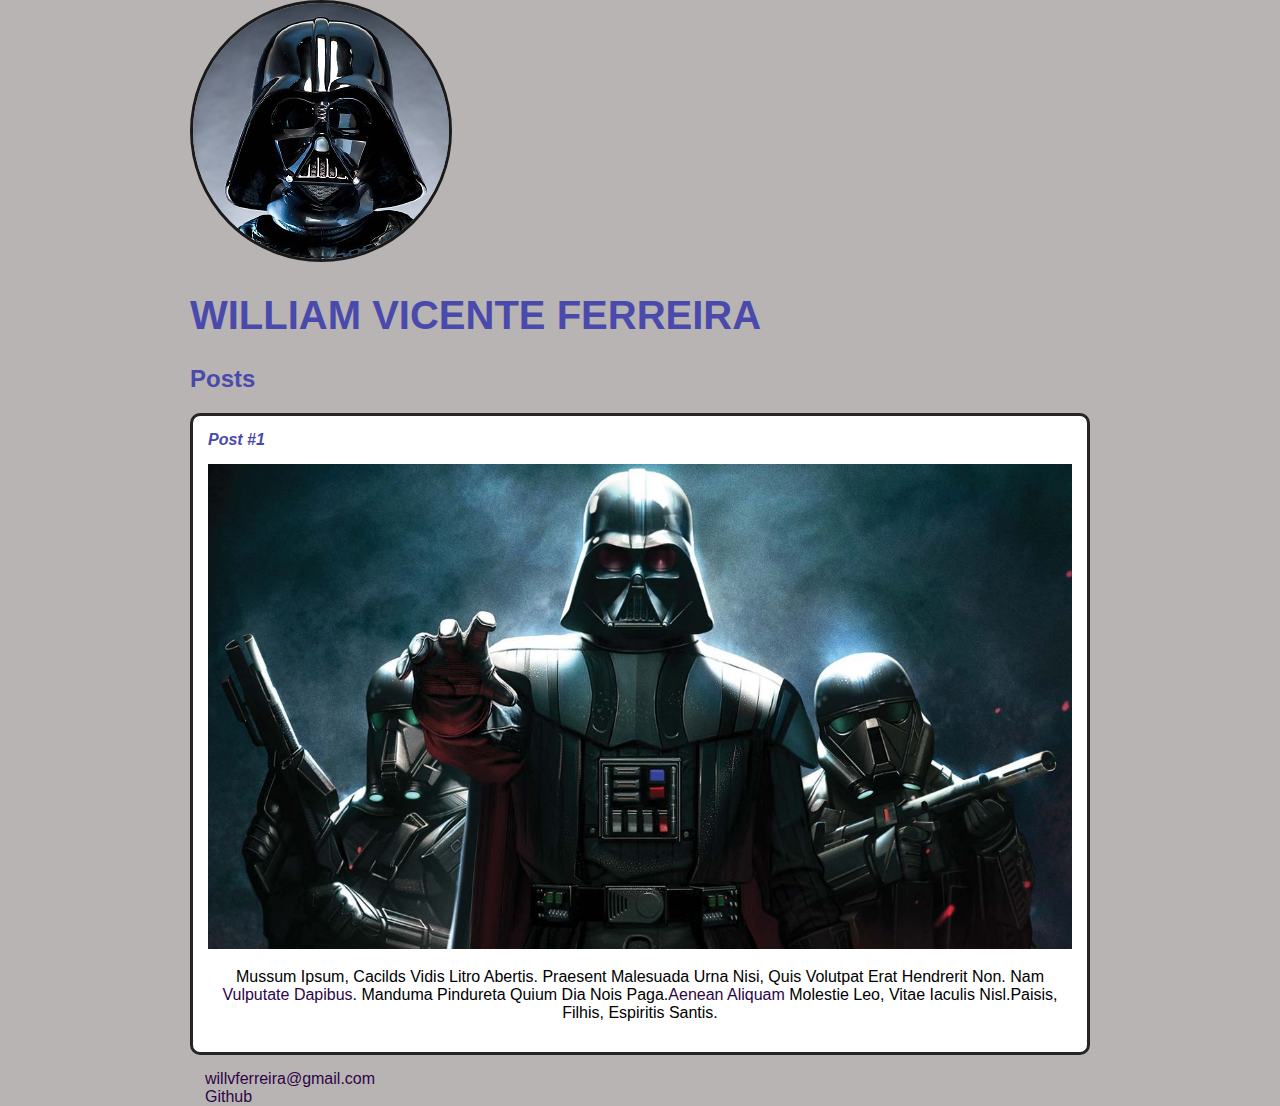
<file: Introducao-a-criacao-de-websites-html5-css/index.html>
<!DOCTYPE html>
<html>
    <head>
        <meta charset="utf-8">
        <title>William Vicente Ferreira</title>
        <link rel="stylesheet" href="style.css">
    </head>
    <body>
        <header>
            <img src="D2RKj.jpg" alt="Imagem perfil Darth Vader" class="photo">
            <h1 id="title">William Vicente Ferreira</h1>
        </header>
        <section>
            <header>
                <h2 class="subtitle">Posts</h2>
            </header>
            <article class="post">
                <header>
                    <h3 class="post_title">Post #1</h3>
                    <img src="i382864.jpeg" alt="Imagem de Darth Vader usando a força, com dois Dark Troopers como seguranças" class="post_image">
                </header>
                <p class="post_content">
                    Mussum Ipsum, cacilds vidis litro abertis.
                    Praesent malesuada urna nisi, quis volutpat erat 
                    hendrerit non. Nam <a href="https://github.com/WVeisenberg" target="_blank">vulputate dapibus</a>.
                    Manduma pindureta 
                    quium dia nois paga.<a href="mailto:willvferreira@gmail.com">Aenean aliquam</a> molestie leo, vitae 
                    iaculis nisl.Paisis, filhis, espiritis santis.
                </p>
            </article>
        </section>
        <footer>
            <ul class="contact_list">
                <li>
                    <a href="mailto:willvferreira@gmail.com">willvferreira@gmail.com</a>
                </li>
                <li>
                    <a href="https://github.com/WVeisenberg">Github</a>
                </li>
            </ul>
        </footer>
    </body>
</html>
</file>
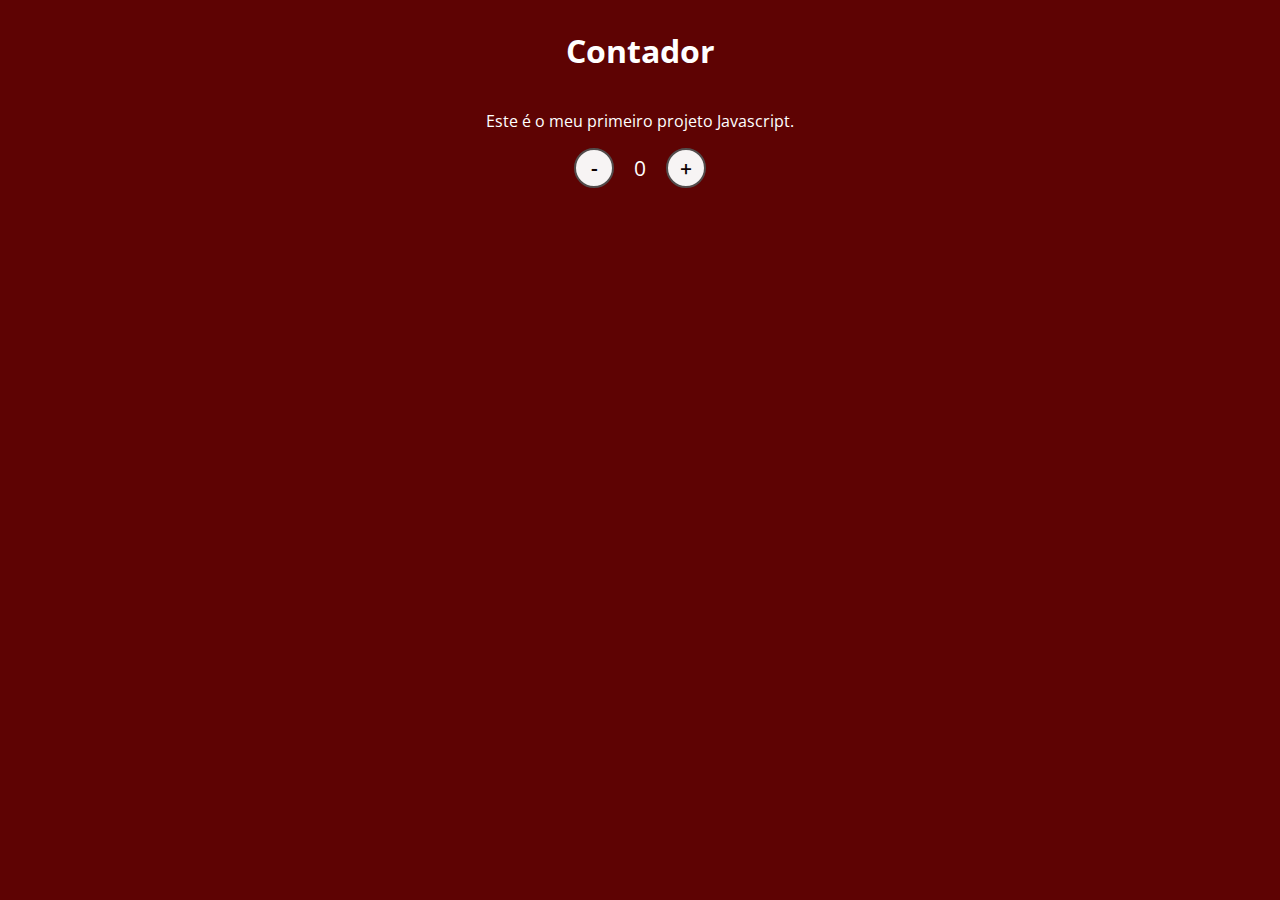
<file: Introducao-ao-JavaScript/index.html>
<!DOCTYPE html>
<html lang="en">
<head>
    <meta charset="UTF-8">
    <meta name="viewport" content="width=device-width, initial-scale=1.0">
    <link rel="stylesheet" href="assets/css/style.css" />
    <title>Contador</title>
</head>
<body>
    <h1>Contador</h1>
    <p>Este é o meu primeiro projeto Javascript.</p>
    <div id="counter">
        <button name="subtrair" onclick="decrement()">-</button>
        <span id="currentNumber">0</span>
        <button name="adicionar" onclick="increment()">+</button>
    </div>
    <script src="assets/js/scripts.js"></script>
</body>
</html>
</file>
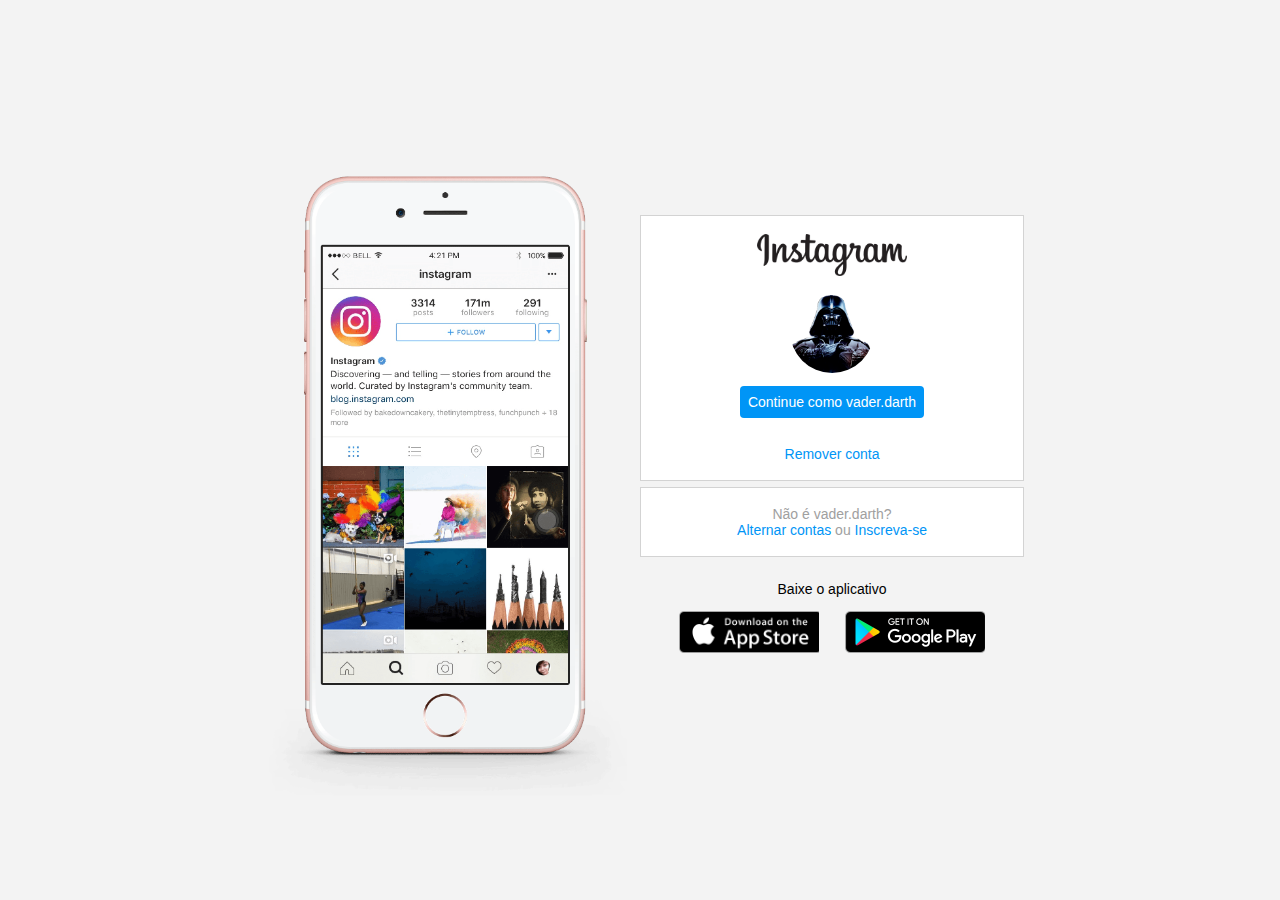
<file: Desafio-recriando-a-pagina-do-instagram/instagram-dio-master/index.html>
<!DOCTYPE html>
<html lang="en">
<head> 
    <meta charset="UTF-8">
    <meta name="viewport" content="width=device-width, initial-scale=1.0">
    <link rel="stylesheet" href="style.css">
    <title>Instagram</title>
</head>
<body>
    <div class="instagram-wrapper">
        <div class="instagram-phone">
            <img src="./img/instagram-celular.png" alt="celular">
        </div>
        <div class="instagram-continue">
            <div class="group">
                <img src="./img/instagram-logo.png" class="instagram-logo" alt="instagram logo">
                <div class="profile-photo">
                    <img src="./img/perfil-instagram.jpg" alt="foto de perfil">
                </div>
                <a href="#" class="instagram-login">Continue como vader.darth</a>
                <a href="#" class="instagram-logout">Remover conta</a>
            </div>
            <div class="group">
                <p class="not-account">Não é vader.darth?</p>
                <p class="not-account">
                    <span class="link-blue">Alternar contas</span>
                    ou
                    <span class="link-blue">Inscreva-se</span>
                </p>
            </div>
            <div class="get-the-app">
                <p class="get-app">Baixe o aplicativo</p>
                <div class="download">
                    <a href="#" class="app-download"></a>
                    <a href="#" class="app-download"></a>
                </div>
            </div>
        </div>
    </div>
</body>
</html>
</file>
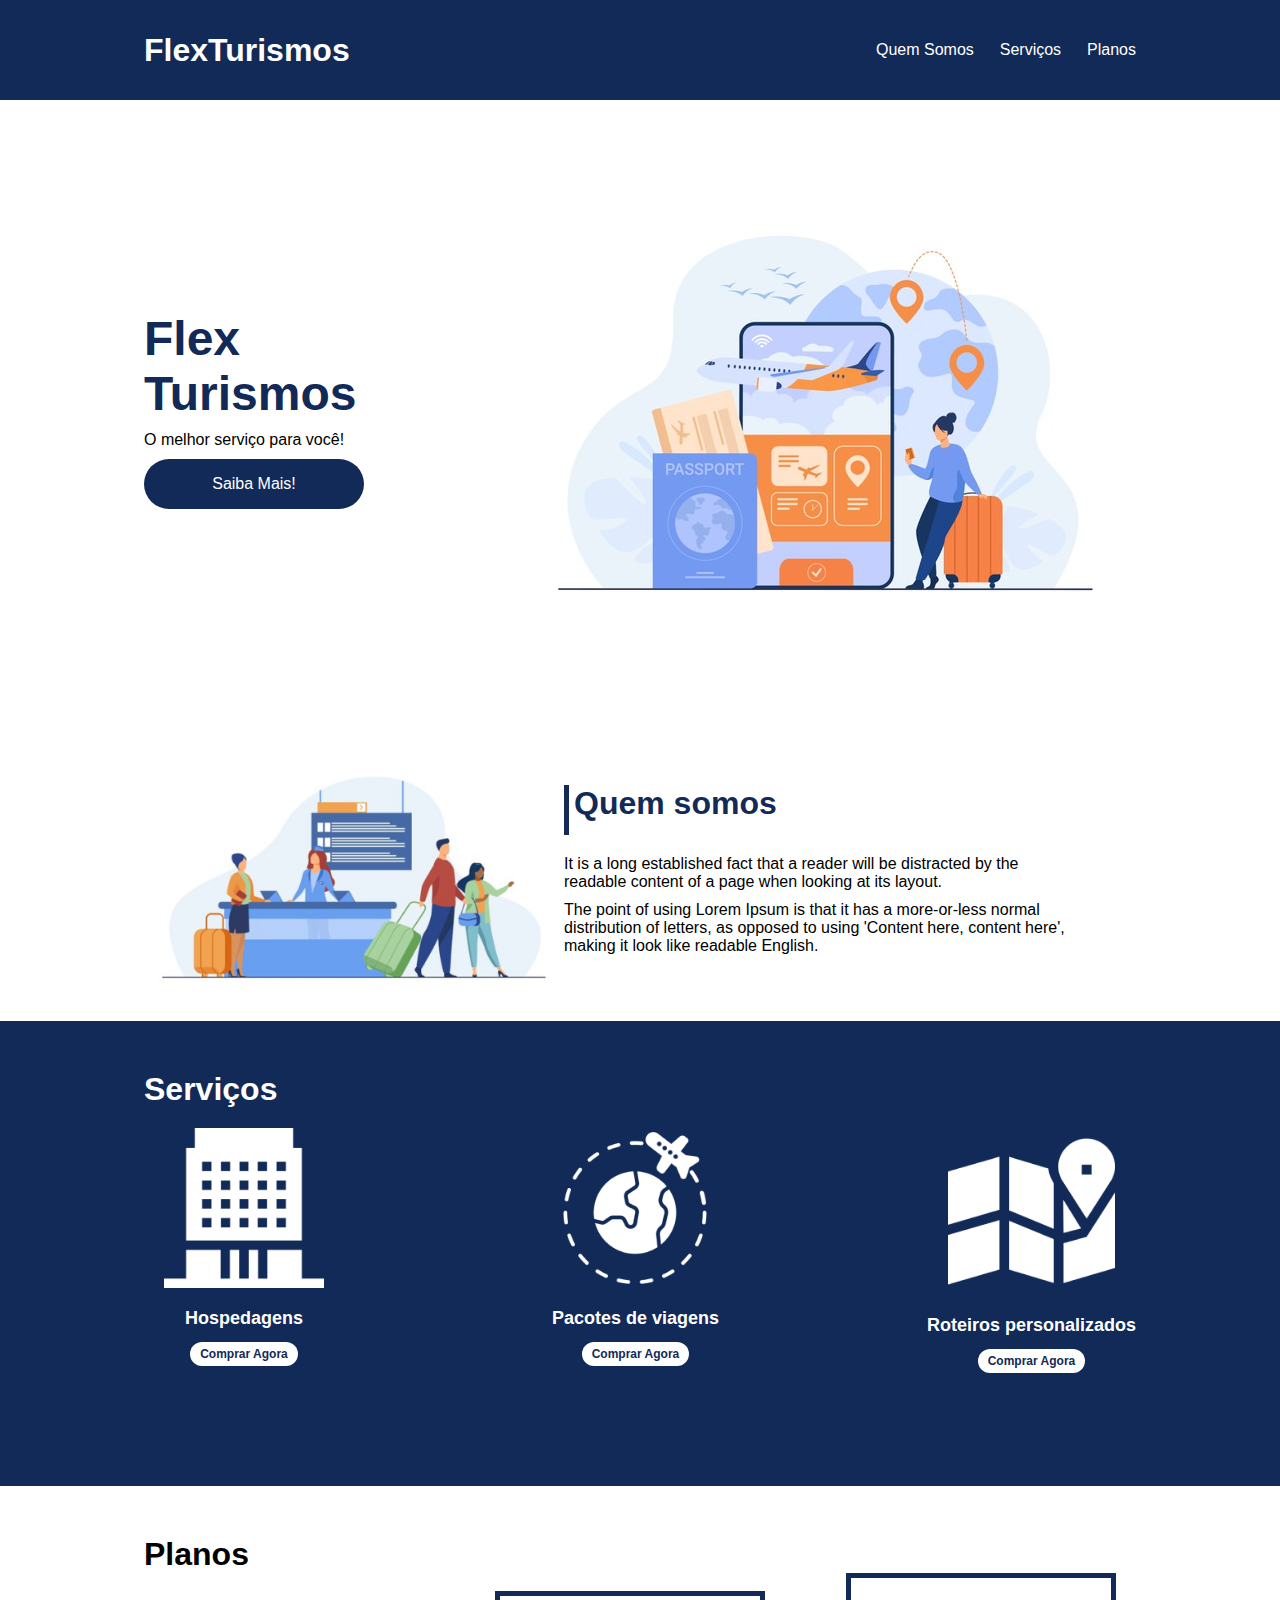
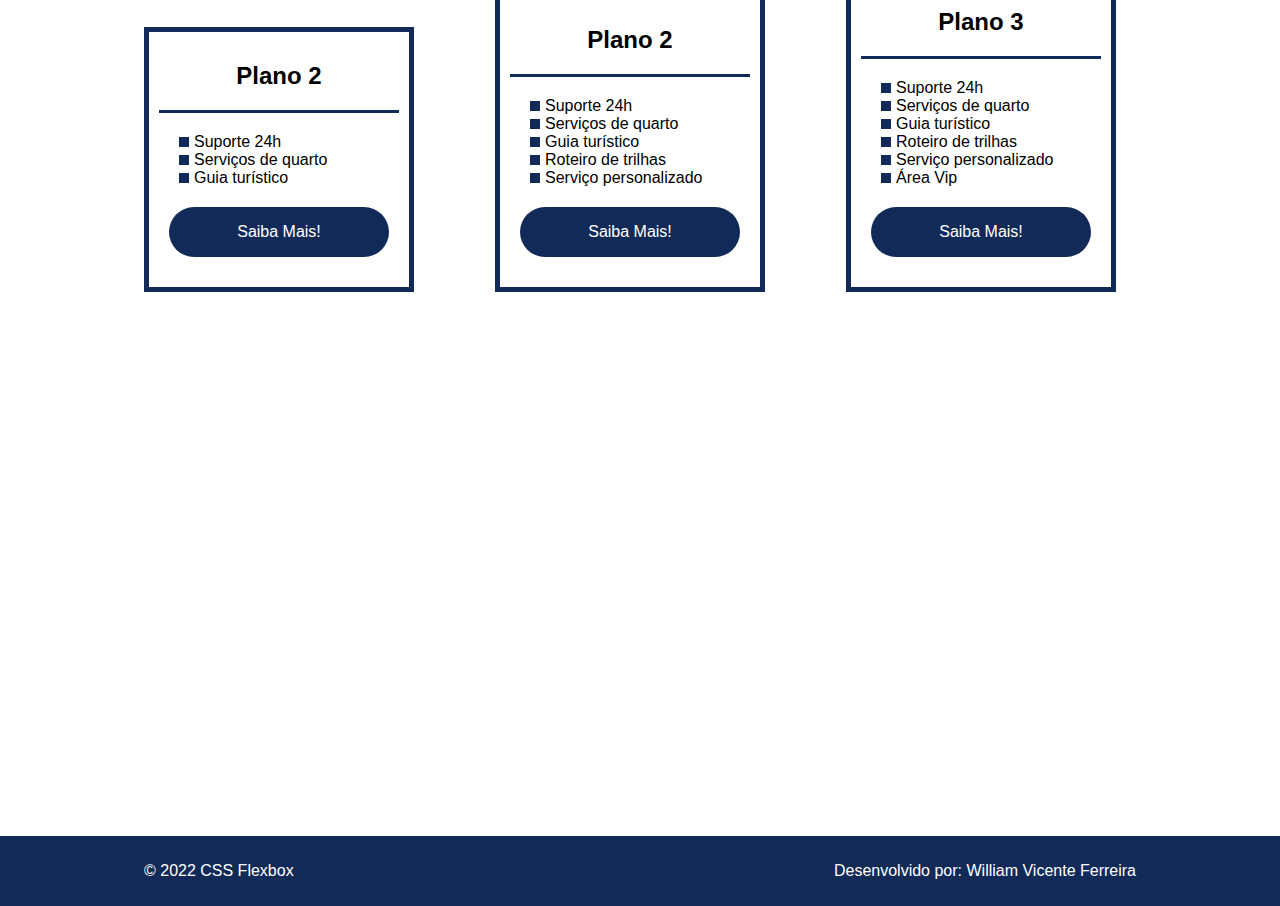
<file: posicionando-elementos-com-flexbox-em-css/flex-projeto/index.html>
<!DOCTYPE html>
<html lang="pt-br">
<head>
    <meta charset="UTF-8">
    <meta name="viewport" content="width=device-width, initial-scale=1.0">
    <title>Flex Turismos</title>
    <link rel="stylesheet" href="./style.css">
</head>
<body>
    <header>
        <div class="flex-container menu">
            <div><h1>FlexTurismos</h1></div>
            <ul class="list-itens">
                <li><a href="#quem-somos">Quem Somos</a></li>
                <li><a href="#servicos">Serviços</a></li>
                <li><a href="#planos">Planos</a></li>
        </div>
        </ul>
    </header>

    <div class="flex-container apresentacao">
        <div class="texto-apresentacao">
            <h1>Flex <br>Turismos</h1>
            <p>O melhor serviço para você!</p>
            <a href="" class="btn">Saiba Mais!</a>
        </div>

        <div>
            <div><img src="./images/0-main.png" alt="banner de apresentação"></div>
        </div>
    </div>

    <div class="flex-container" id="quem-somos">
        <div>
            <h2>Quem somos</h2>
            <p>It is a long established fact that a reader will be distracted by the readable content of a page when looking at its layout. </p>
            <p>The point of using Lorem Ipsum is that it has a more-or-less normal distribution of letters, as opposed to using 'Content here, content here', making it look like readable English.</p>
        </div>

        <div>
            <img src="./images/1-quem-somos.png" alt="balcão de atendimento">
        </div>
    </div>

    <div class="container-externo">
        <div class="flex-container" id="servicos">
            <div>
                <h2>Serviços</h2>
            </div>

            <div class="list-servicos">
                <div class="item-servico">
                    <div><img src="./images/icon-2.png" alt="hospedagens"></div>
                    <p>Hospedagens</p>
                    <a href="#">Comprar Agora</a>
                </div>

                <div class="item-servico">
                    <div><img src="./images/icon-1.png" alt="pacote de viagens"></div>
                    <p>Pacotes de viagens</p>
                    <a href="#">Comprar Agora</a>
                </div>

                <div class="item-servico">
                    <div><img src="./images/icon-3.png" alt="roteiros personalizados"></div>
                    <p>Roteiros personalizados</p>
                    <a href="#">Comprar Agora</a>
                </div>

            </div>
        </div>
    </div>

    <div class="flex-container" id="planos">

        <div><h2>Planos</h2></div>

        <div class="list-planos">
            <div class="item-plano">
                <h3>Plano 2</h3>
                <ul>
                    <li>Suporte 24h</li>
                    <li>Serviços de quarto</li>
                    <li>Guia turístico</li>
                </ul>
                <a href="#" class="btn">Saiba Mais!</a>
            </div>

            <div class="item-plano">
                <h3>Plano 2</h3>
                <ul>
                    <li>Suporte 24h</li>
                    <li>Serviços de quarto</li>
                    <li>Guia turístico</li>
                    <li>Roteiro de trilhas</li>
                    <li>Serviço personalizado</li>
                </ul>
                <a href="#" class="btn">Saiba Mais!</a>
            </div>

            <div class="item-plano">
                <h3>Plano 3</h3>
                <ul>
                    <li>Suporte 24h</li>
                    <li>Serviços de quarto</li>
                    <li>Guia turístico</li>
                    <li>Roteiro de trilhas</li>
                    <li>Serviço personalizado</li>
                    <li>Área Vip</li>
                </ul>
                <a href="#" class="btn">Saiba Mais!</a>
            </div>
        </div>
    </div>

    <footer>
        <div class="flex-container footer">
            <p>&copy; 2022 CSS Flexbox</p>
            <p>Desenvolvido por: William Vicente Ferreira</p>
        </div>
        
    </footer>
</body>
</html>
</file>
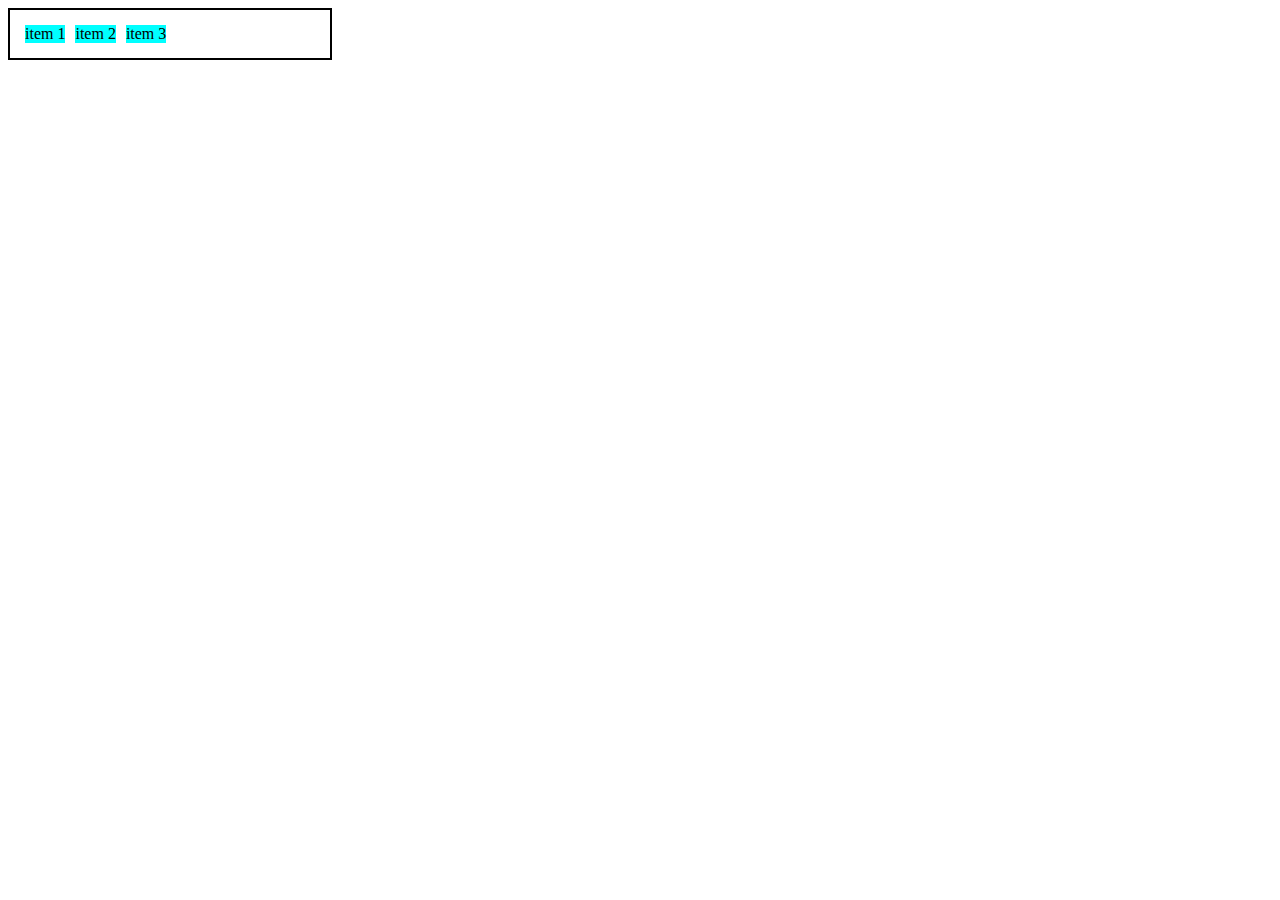
<file: posicionando-elementos-com-flexbox-em-css/0-display-flex.html>
<!DOCTYPE html>
<html lang="en">
<head>
    <meta charset="UTF-8">
    <meta http-equiv="X-UA-Compatible" content="IE=edge">
    <meta name="viewport" content="width=device-width, initial-scale=1.0">
    <title>Fundamentos - display flex</title>
    <style>
        .flex{
            max-width: 300px;
            padding: 10px;
            border: 2px solid black;
            display: flex;
        }

        .item{
            background-color: aqua;
            margin: 5px;
        }
    </style>
</head>
<body>
    <div class="flex">
        <div class="item">item 1</div>
        <div class="item">item 2</div>
        <div class="item">item 3</div>
    </div>
</body>
</html>
</file>
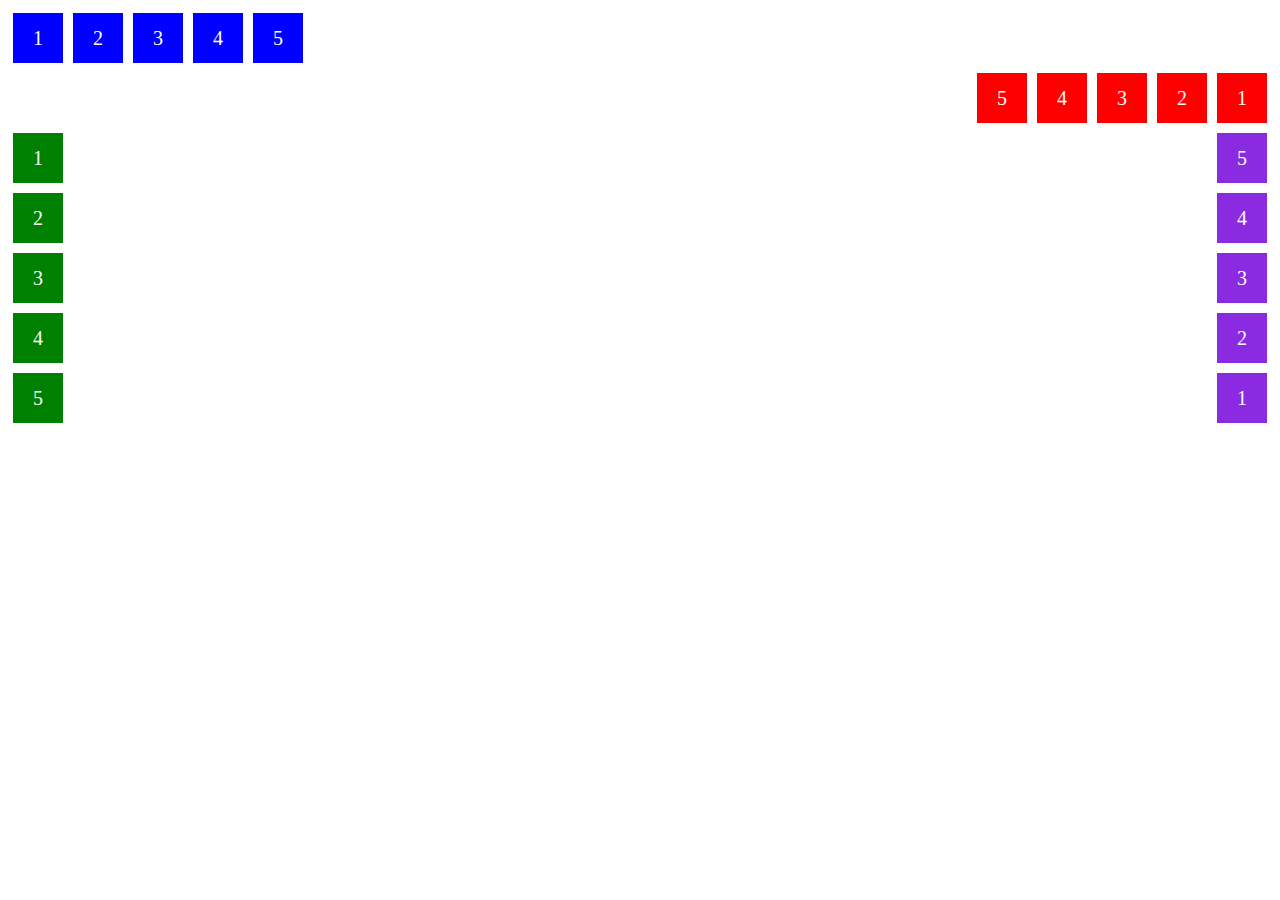
<file: posicionando-elementos-com-flexbox-em-css/1-display-direction.html>
<!DOCTYPE html>
<html lang="en">
<head>
    <meta charset="UTF-8">
    <meta http-equiv="X-UA-Compatible" content="IE=edge">
    <meta name="viewport" content="width=device-width, initial-scale=1.0">
    <title>Fundamentos - Flex direction</title>

    <style>
        .flex-container{
            margin: 0;
            padding: 0;
            display: flex;
            list-style: none;
        }

        .flex-item{
            background: blue;
            height: 50px;
            width: 50px;
            line-height: 50px;
            font-size: 20px;
            color: white;
            text-align: center;
            margin: 5px;
        }

        .row{
            flex-direction: row;
        }

        .row-reverse{
            flex-direction: row-reverse;
        }

        .row-reverse li{
            background-color: red;
        }

        .column{
            float: left;
            flex-direction: column;
        }

        .column li{
            background-color: green;
        }

        .column-reverse{
            float: right;
            flex-direction: column-reverse;
        }

        .column-reverse li{
            background-color: blueviolet;
        }

    </style>
</head>
<body>
    <ul class="flex-container">
        <li class="flex-item">1</li>
        <li class="flex-item">2</li>
        <li class="flex-item">3</li>
        <li class="flex-item">4</li>
        <li class="flex-item">5</li>
    </ul>

    <ul class="flex-container row-reverse">
        <li class="flex-item">1</li>
        <li class="flex-item">2</li>
        <li class="flex-item">3</li>
        <li class="flex-item">4</li>
        <li class="flex-item">5</li>
    </ul>

    <ul class="flex-container column">
        <li class="flex-item">1</li>
        <li class="flex-item">2</li>
        <li class="flex-item">3</li>
        <li class="flex-item">4</li>
        <li class="flex-item">5</li>
    </ul>

    <ul class="flex-container column-reverse">
        <li class="flex-item">1</li>
        <li class="flex-item">2</li>
        <li class="flex-item">3</li>
        <li class="flex-item">4</li>
        <li class="flex-item">5</li>
    </ul>
</body>
</html>
</file>
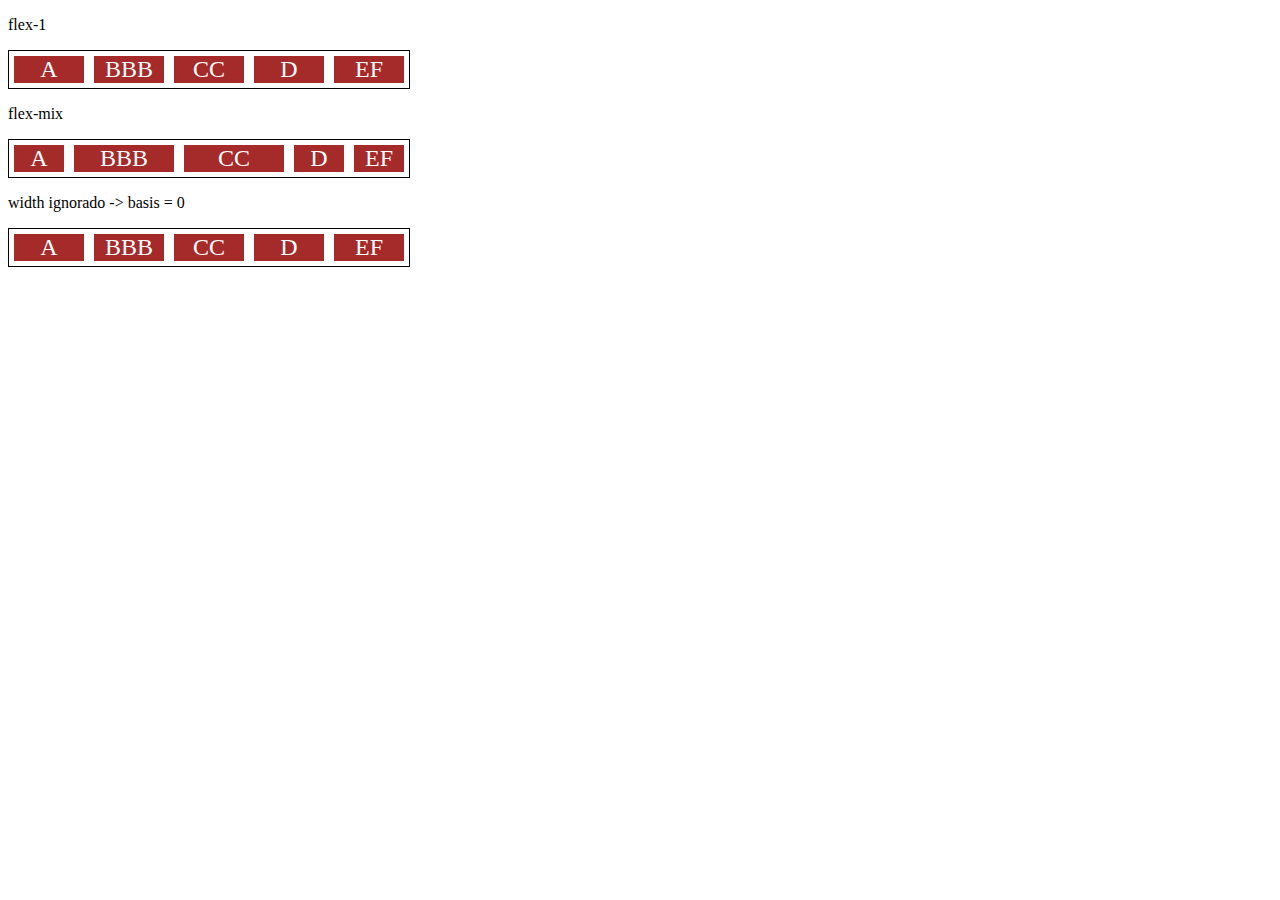
<file: posicionando-elementos-com-flexbox-em-css/10-flex.html>
<!DOCTYPE html>
<html lang="en">
<head>
    <meta charset="UTF-8">
    <meta http-equiv="X-UA-Compatible" content="IE=edge">
    <meta name="viewport" content="width=device-width, initial-scale=1.0">
    <title>Fundamentos - flex</title>
    <style>
        .flex-container{
            display: flex;
            border: 1px solid black;
            max-width: 400px;
            margin-bottom: 10px;
        }

        .item{
            background-color: brown;
            color: white;
            font-size: 24px;
            text-align: center;
            margin: 5px;
        }

        .flex-1{
            flex: 1;
            /*grow = 1, shrink = 1, basis = 0*/
        }

        .largura{
            width: 200px;
        }

        .flex-2{
            flex: 2;
            /*grow = 2, shrink = 1, basis = 0*/
        }
    </style>
</head>
<body>
    <p>flex-1</p>
    <div class="flex-container">
        <div class="item flex-1">A</div>
        <div class="item flex-1">BBB</div>
        <div class="item flex-1">CC</div>
        <div class="item flex-1">D</div>
        <div class="item flex-1">EF</div>
    </div>

    <p>flex-mix</p>
    <div class="flex-container">
        <div class="item flex-1">A</div>
        <div class="item flex-2">BBB</div>
        <div class="item flex-2">CC</div>
        <div class="item flex-1">D</div>
        <div class="item flex-1">EF</div>
    </div>

    <p>width ignorado -> basis = 0</p>
    <div class="flex-container">
        <div class="item flex-1 largura">A</div>
        <div class="item flex-1 largura">BBB</div>
        <div class="item flex-1 largura">CC</div>
        <div class="item flex-1 largura">D</div>
        <div class="item flex-1 largura">EF</div>
    </div>
</body>
</html>
</file>
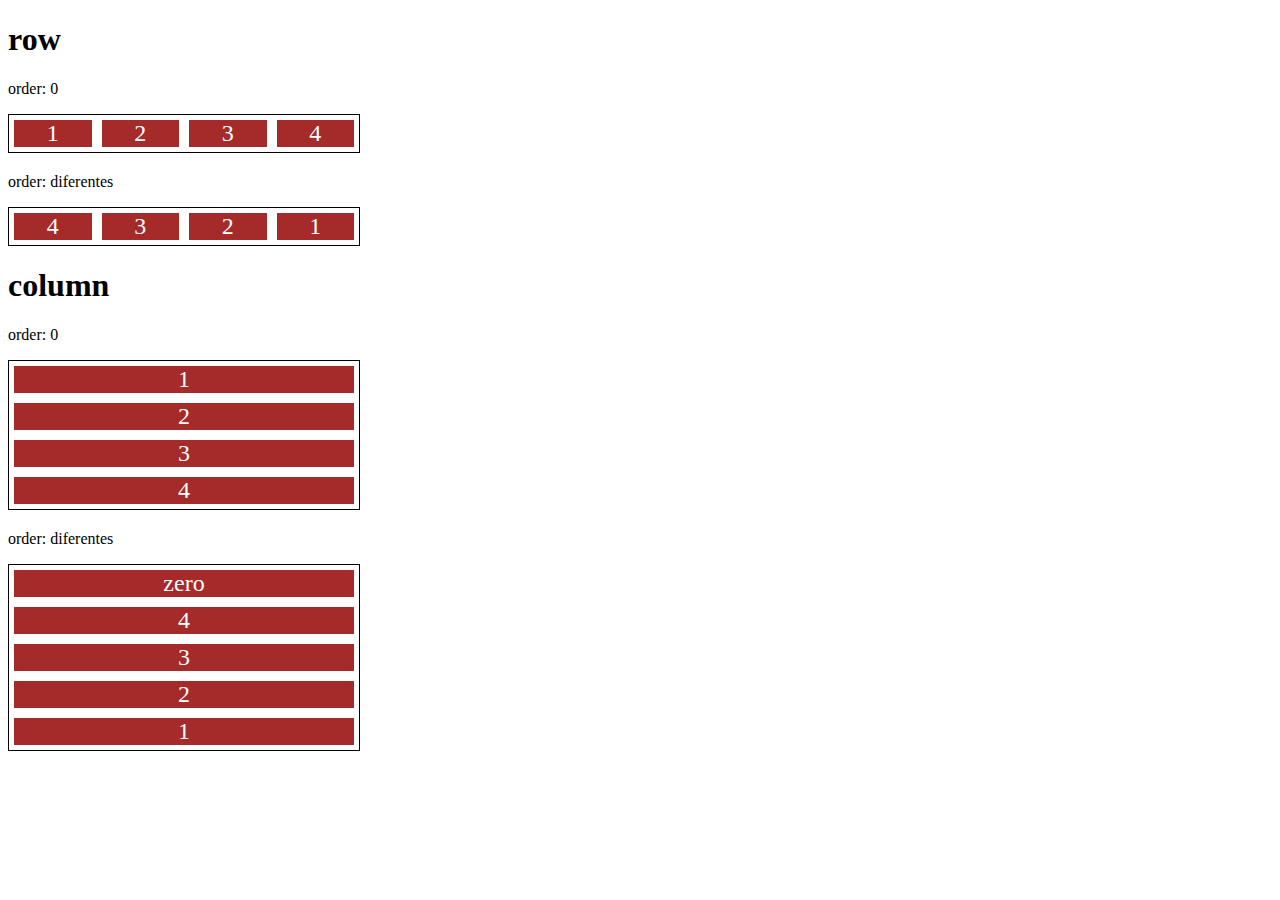
<file: posicionando-elementos-com-flexbox-em-css/11-order.html>
<!DOCTYPE html>
<html lang="en">
<head>
    <meta charset="UTF-8">
    <meta http-equiv="X-UA-Compatible" content="IE=edge">
    <meta name="viewport" content="width=device-width, initial-scale=1.0">
    <title>Fundamentos - order</title>
    <style>
        .flex-container{
            display: flex;
            max-width: 350px;
            border: 1px solid black;
            margin-bottom: 20px;
        }

        .item{
            flex: 1;
            background: brown;
            color: white;
            text-align: center;
            font-size: 24px;
            margin: 5px;
        }

        .direction{
            flex-direction: column;
        }

        .o1{
            order: 1;
        }

        .o2{
            order: 2;
        }

        .o3{
            order: 3;
        }

        .o4{
            order: 4;
        }

        .o-1{
            order: -1;
        }
    </style>
</head>
<body>
    <h1>row</h1>
    <p>order: 0</p>
    <div class="flex-container">
        <div class="item">1</div>
        <div class="item">2</div>
        <div class="item">3</div>
        <div class="item">4</div>
    </div>

    <p>order: diferentes</p>
    <div class="flex-container">
        <div class="item o4">1</div>
        <div class="item o3">2</div>
        <div class="item o2">3</div>
        <div class="item o1">4</div>
    </div>

    <h1>column</h1>
    <p>order: 0</p>
    <div class="flex-container direction">
        <div class="item">1</div>
        <div class="item">2</div>
        <div class="item">3</div>
        <div class="item">4</div>
    </div>

    <p>order: diferentes</p>
    <div class="flex-container direction">
        <div class="item o4">1</div>
        <div class="item o3">2</div>
        <div class="item o2">3</div>
        <div class="item o1">4</div>
        <div class="item o-1">zero</div>
    </div>
</body>
</html>
</file>
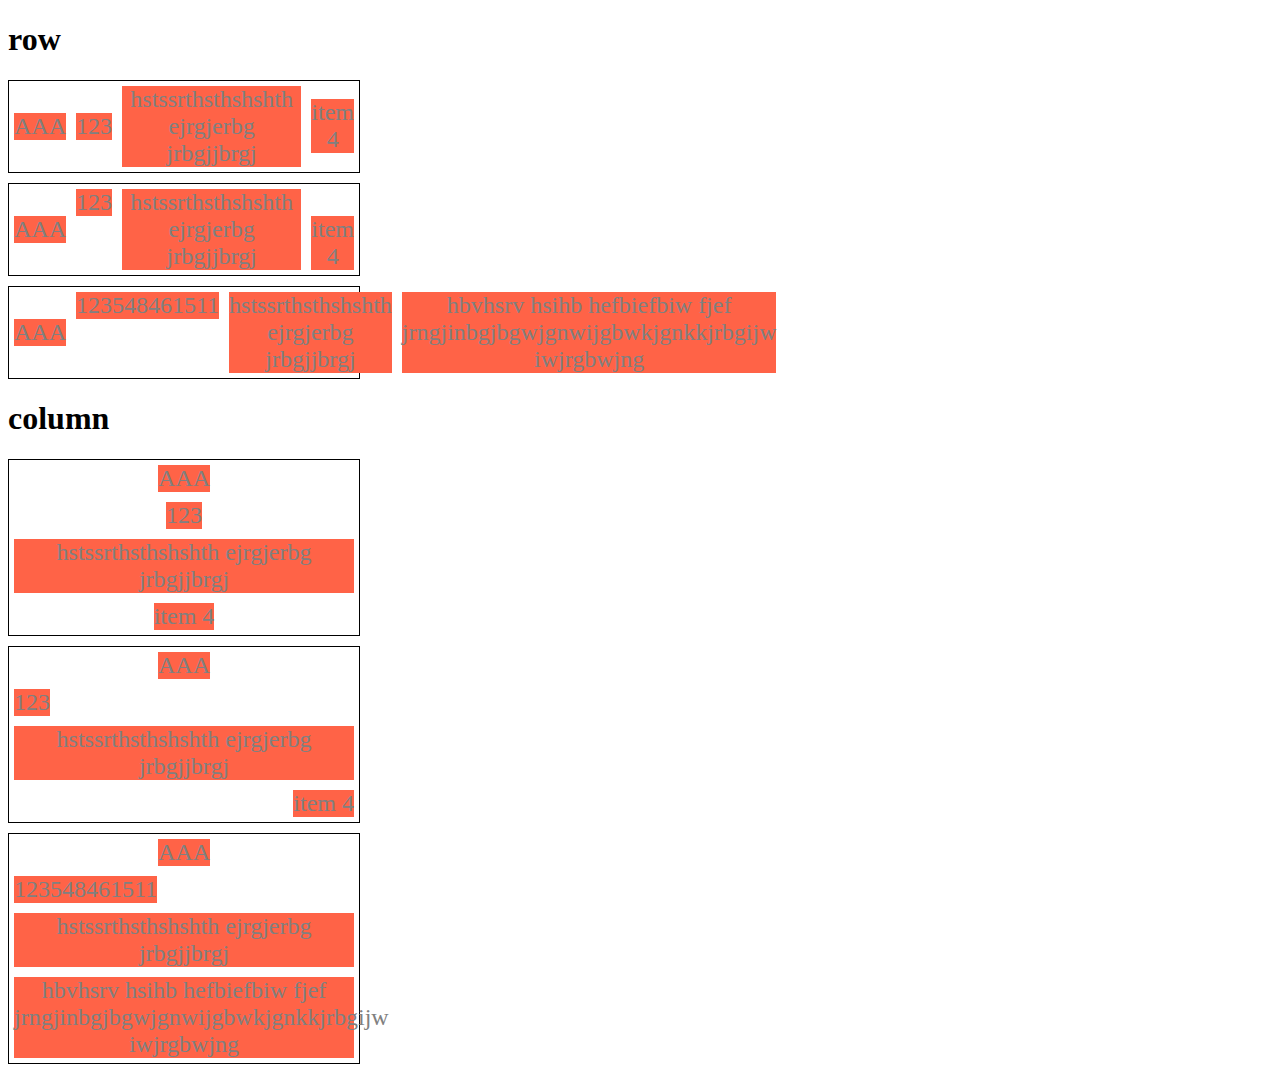
<file: posicionando-elementos-com-flexbox-em-css/12-align-sself.html>
<!DOCTYPE html>
<html lang="en">
<head>
    <meta charset="UTF-8">
    <meta http-equiv="X-UA-Compatible" content="IE=edge">
    <meta name="viewport" content="width=device-width, initial-scale=1.0">
    <title>Fundamentos - align self</title>
    <style>
        .flex-container{
            max-width: 350px;
            border: 1px solid;
            margin-bottom: 10px;
            display: flex;
        }

        .align-container{
            align-items: center;
        }

        .item{
            background-color: tomato;
            color: gray;
            font-size: 24px;
            text-align: center;
            margin: 5px;
        }

        .direction{
            flex-direction: column;
        }

        .center{
            align-self: center;
        }

        .start{
            align-self: flex-start;
        }

        .end{
            align-self: flex-end;
        }

        .baseline{
            align-self: baseline;
        }

        .stretch{
            align-self: stretch;
        }

        .auto{
            align-self: auto;
        }
    </style>
</head>
<body>
    <h1>row</h1>
    <section class="flex-container align-container">
        <div class="item auto">AAA</div>
        <div class="item auto">123</div>
        <div class="item auto">hstssrthsthshshth ejrgjerbg jrbgjjbrgj</div>
        <div class="item auto">item 4</div>
    </section>

    <section class="flex-container">
        <div class="item center">AAA</div>
        <div class="item start">123</div>
        <div class="item stretch">hstssrthsthshshth ejrgjerbg jrbgjjbrgj</div>
        <div class="item end">item 4</div>
    </section>

    <section class="flex-container">
        <div class="item center">AAA</div>
        <div class="item start">123548461511</div>
        <div class="item end">hstssrthsthshshth ejrgjerbg jrbgjjbrgj</div>
        <div class="item stretch">hbvhsrv hsihb hefbiefbiw fjef jrngjinbgjbgwjgnwijgbwkjgnkkjrbgijw iwjrgbwjng</div>
    </section>

    <h1>column</h1>
    <section class="flex-container align-container direction">
        <div class="item auto">AAA</div>
        <div class="item auto">123</div>
        <div class="item auto">hstssrthsthshshth ejrgjerbg jrbgjjbrgj</div>
        <div class="item auto">item 4</div>
    </section>

    <section class="flex-container direction">
        <div class="item center">AAA</div>
        <div class="item start">123</div>
        <div class="item stretch">hstssrthsthshshth ejrgjerbg jrbgjjbrgj</div>
        <div class="item end">item 4</div>
    </section>

    <section class="flex-container direction">
        <div class="item center">AAA</div>
        <div class="item start">123548461511</div>
        <div class="item end">hstssrthsthshshth ejrgjerbg jrbgjjbrgj</div>
        <div class="item stretch">hbvhsrv hsihb hefbiefbiw fjef jrngjinbgjbgwjgnwijgbwkjgnkkjrbgijw iwjrgbwjng</div>
    </section>
</body>
</html>
</file>
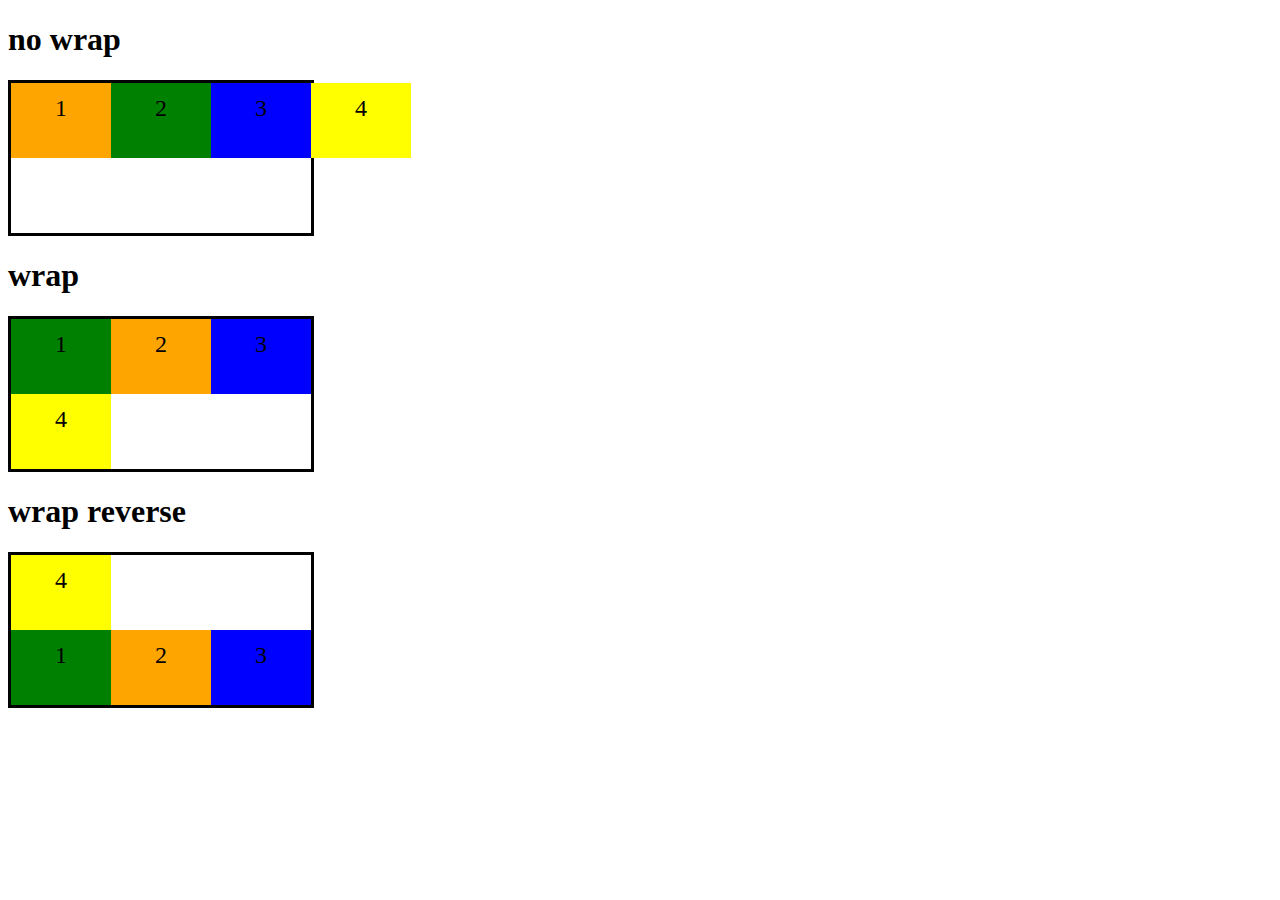
<file: posicionando-elementos-com-flexbox-em-css/2-flex-wrap.html>
<!DOCTYPE html>
<html lang="en">
<head>
    <meta charset="UTF-8">
    <meta http-equiv="X-UA-Compatible" content="IE=edge">
    <meta name="viewport" content="width=device-width, initial-scale=1.0">
    <title>Fundamentos - flex wrap</title>

    <style>
        .flex-container{
            display: flex;
            flex-direction: row;
            height: 150px;
            border: 3px solid black;
            max-width: 300px;
        }

        .item{
            font-size: 24px;
            height: 50%;
            text-align: center;
            min-width: 100px;
            line-height: 50px;
        }

        .nowrap{
            flex-wrap: nowrap;
        }

        .wrap{
            flex-wrap: wrap;
        }

        .wrap-reverse{
            flex-wrap: wrap-reverse;
        }

        .blue{
            background-color: blue;
        }

        .green{
            background-color: green;
        }

        .orange{
            background-color: orange;
        }

        .yellow{
            background-color: yellow;
        }
    </style>
</head>
<body>
    <h1>no wrap</h1>

    <div class="flex-container">
        <div class="item orange">1</div>
        <div class="item green">2</div>
        <div class="item blue">3</div>
        <div class="item yellow">4</div>
    </div>

    <h1>wrap</h1>

    <div>
        <div class="flex-container wrap">
            <div class="item green">1</div>
            <div class="item orange">2</div>
            <div class="item blue">3</div>
            <div class="item yellow">4</div>
        </div>
    </div>

    <h1>wrap reverse</h1>

    <div>
        <div class="flex-container wrap-reverse">
            <div class="item green">1</div>
            <div class="item orange">2</div>
            <div class="item blue">3</div>
            <div class="item yellow">4</div>
        </div>
    </div>
</body>
</html>
</file>
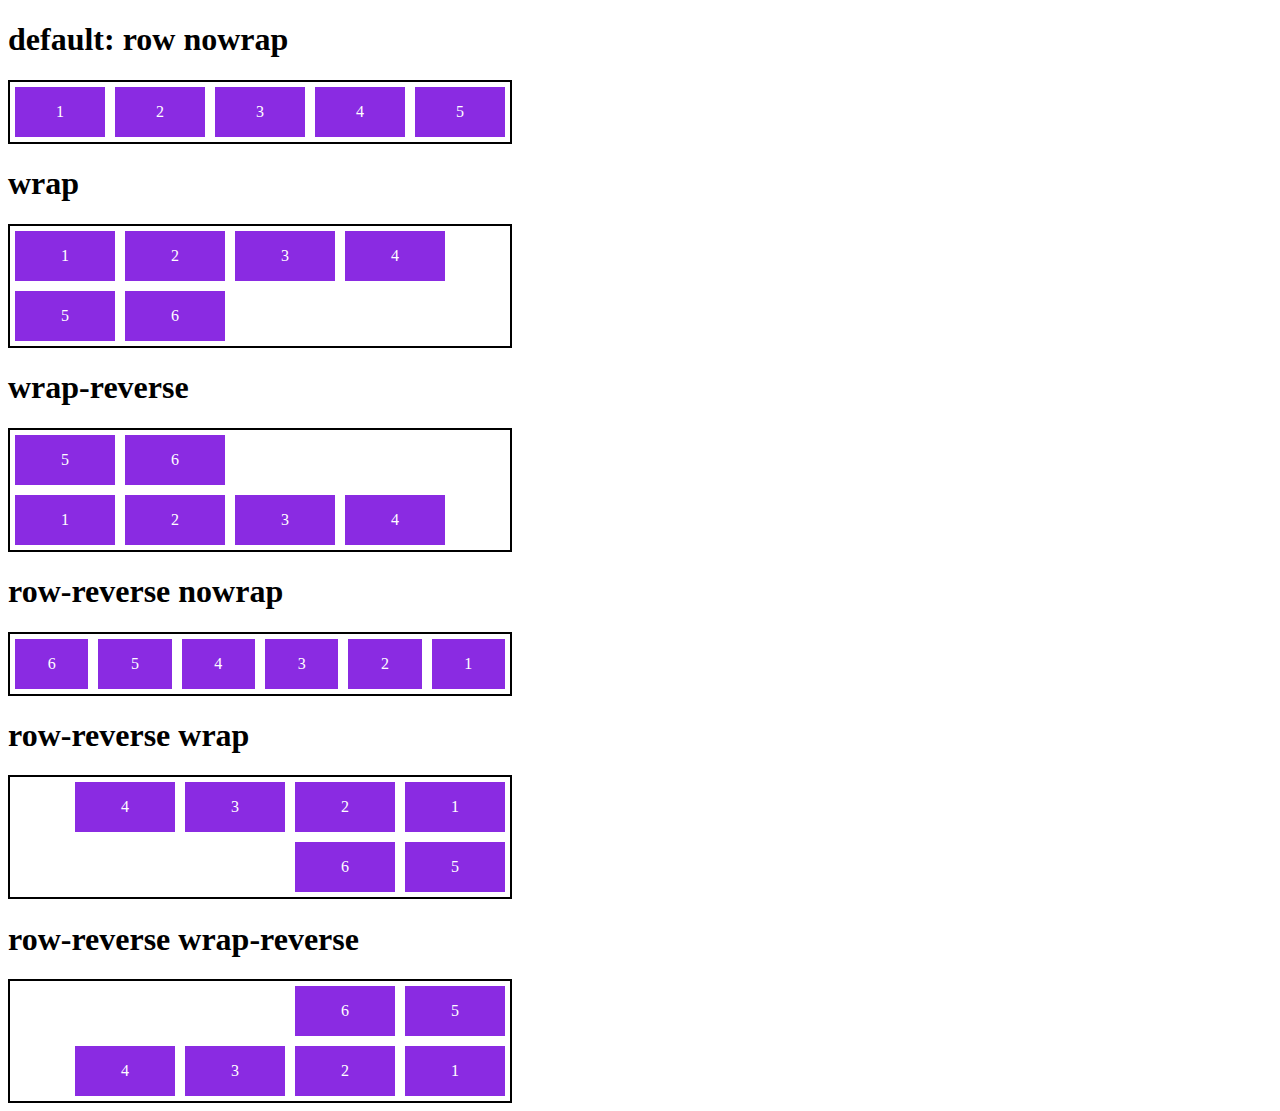
<file: posicionando-elementos-com-flexbox-em-css/3-flex-flow.html>
<!DOCTYPE html>
<html lang="en">
<head>
    <meta charset="UTF-8">
    <meta http-equiv="X-UA-Compatible" content="IE=edge">
    <meta name="viewport" content="width=device-width, initial-scale=1.0">
    <title>Fundamentos - flex flow</title>

    <style>
        .flex-container{
            display: flex;
            border: 2px solid black;
            max-width: 500px;
        }

        .default{
            flex-flow: row nowrap;
        }

        .wrap{
            flex-flow: row wrap;
        }

        .wrap-reverse{
            flex-flow: row wrap-reverse;
        }

        .r-nowrap{
            flex-flow: row-reverse nowrap;
        }

        .r-wrap{
            flex-flow: row-reverse wrap;
        }

        .r-reverse-wrap-reverse{
            flex-flow: row-reverse wrap-reverse;
        }

        .item{
            background-color: blueviolet;
            margin: 5px;
            color: white;
            text-align: center;
            width: 100px;
            height: 50px;
            line-height: 50px;
        }
    </style>
</head>
<body>
    <h1>default: row nowrap</h1>
    <div class="flex-container default">
        <div class="item">1</div>
        <div class="item">2</div>
        <div class="item">3</div>
        <div class="item">4</div>
        <div class="item">5</div>
    </div>

    <h1>wrap</h1>
    <div class="flex-container wrap">
        <div class="item">1</div>
        <div class="item">2</div>
        <div class="item">3</div>
        <div class="item">4</div>
        <div class="item">5</div>
        <div class="item">6</div>
    </div>

    <h1>wrap-reverse</h1>
    <div class="flex-container wrap-reverse">
        <div class="item">1</div>
        <div class="item">2</div>
        <div class="item">3</div>
        <div class="item">4</div>
        <div class="item">5</div>
        <div class="item">6</div>
    </div>

    <h1>row-reverse nowrap</h1>
    <div class="flex-container r-nowrap">
        <div class="item">1</div>
        <div class="item">2</div>
        <div class="item">3</div>
        <div class="item">4</div>
        <div class="item">5</div>
        <div class="item">6</div>
    </div>


    <h1>row-reverse wrap</h1>
    <div class="flex-container r-wrap">
        <div class="item">1</div>
        <div class="item">2</div>
        <div class="item">3</div>
        <div class="item">4</div>
        <div class="item">5</div>
        <div class="item">6</div>
    </div>

    <h1>row-reverse wrap-reverse</h1>
    <div class="flex-container r-reverse-wrap-reverse">
        <div class="item">1</div>
        <div class="item">2</div>
        <div class="item">3</div>
        <div class="item">4</div>
        <div class="item">5</div>
        <div class="item">6</div>
    </div>
</body>
</html>
</file>
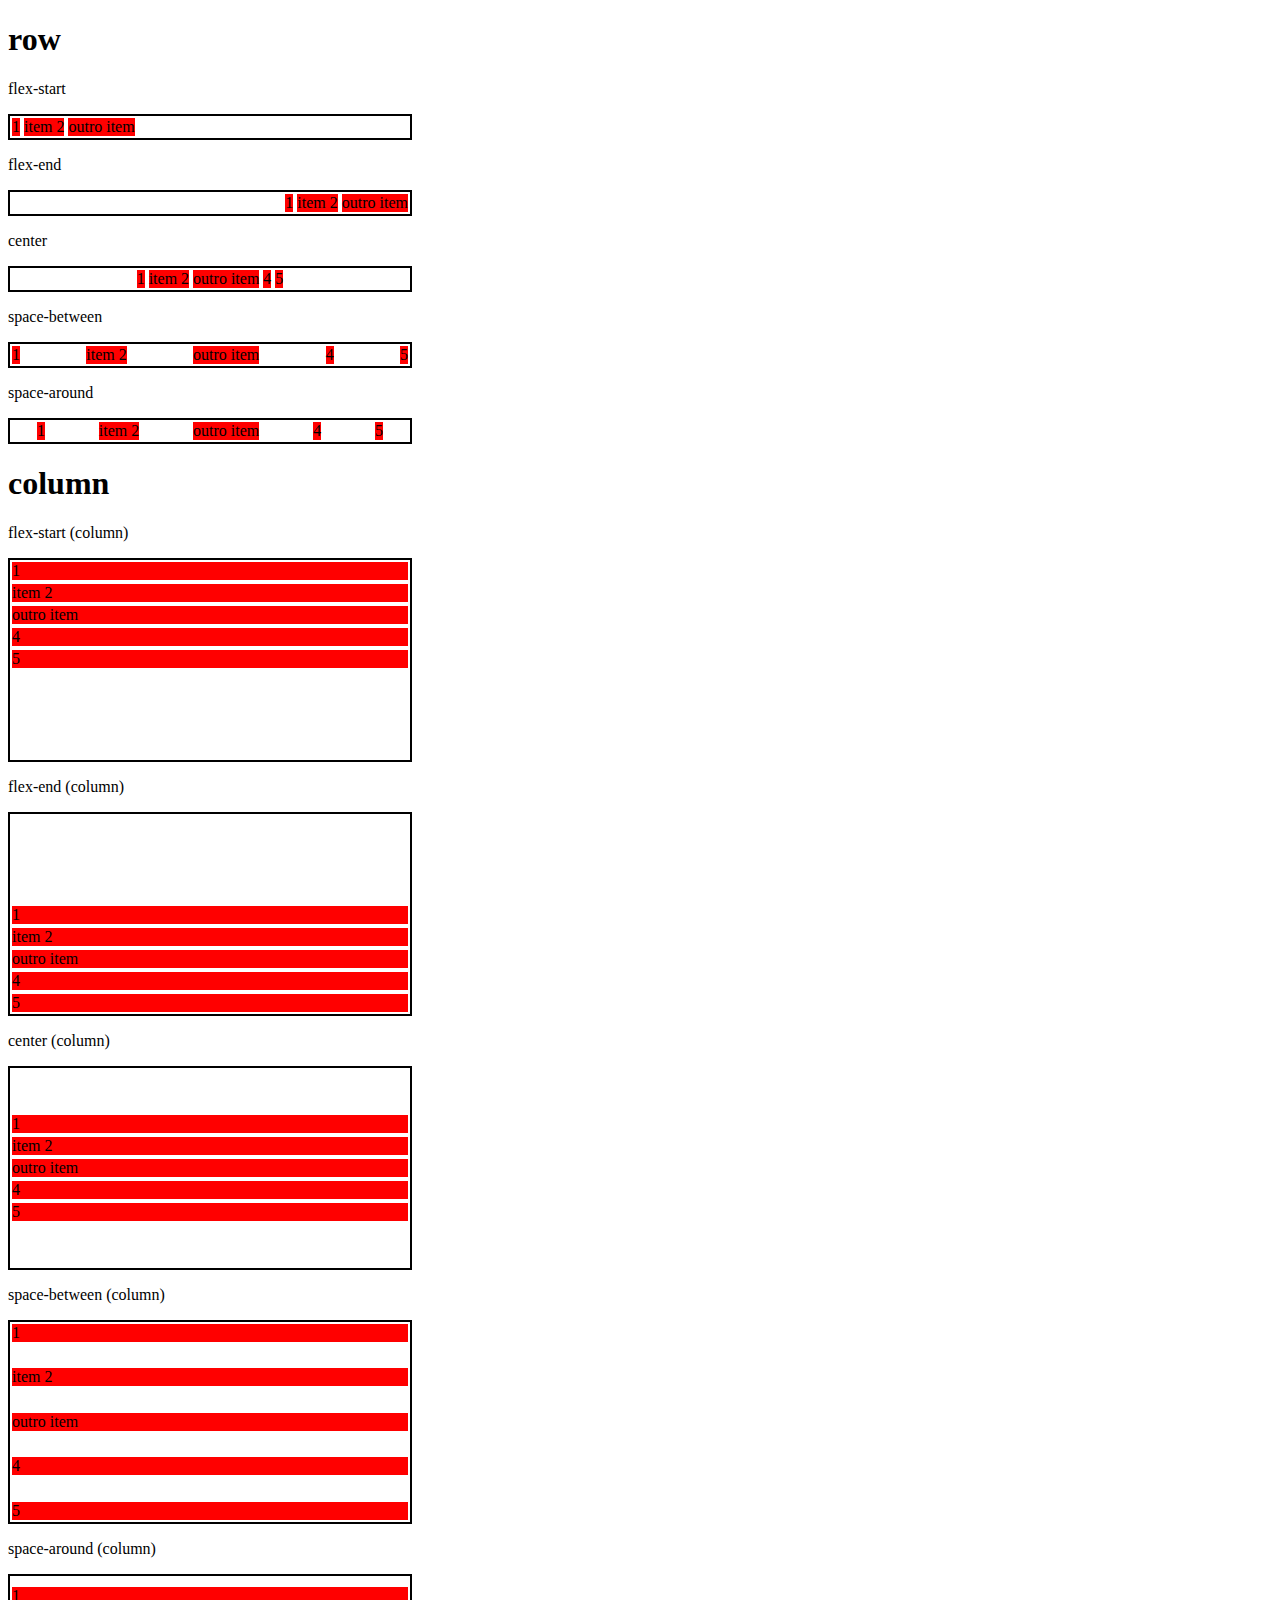
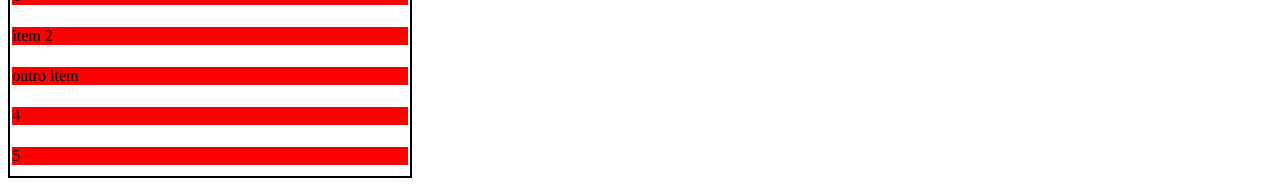
<file: posicionando-elementos-com-flexbox-em-css/4-justify-content.html>
<!DOCTYPE html>
<html lang="en">
<head>
    <meta charset="UTF-8">
    <meta http-equiv="X-UA-Compatible" content="IE=edge">
    <meta name="viewport" content="width=device-width, initial-scale=1.0">
    <title>Fundamentos - justify-content</title>

    <style>
        .container{
            max-width: 400px;
            border: 2px solid black;
            margin: 0;
            display: flex;
        }

        .item{
            background-color: red;
            margin: 2px;
            color: black;
        }

        .flex-start{
            justify-content: flex-start;
        }

        .flex-end{
            justify-content: flex-end;
        }

        .center{
            justify-content: center;
        }

        .space-between{
            justify-content: space-between;
        }

        .space-around{
            justify-content: space-around;
        }

        .column{
            flex-direction: column;
            min-height: 200px;
        }
    </style>
</head>
<body>
    <h1>row</h1>
    <p>flex-start</p>
    <section class="container flex-start">
        <div class="item">1</div>
        <div class="item">item 2</div>
        <div class="item">outro item</div>
    </section>

    <p>flex-end</p>
    <section class="container flex-end">
        <div class="item">1</div>
        <div class="item">item 2</div>
        <div class="item">outro item</div>
    </section>

    <p>center</p>
    <section class="container center">
        <div class="item">1</div>
        <div class="item">item 2</div>
        <div class="item">outro item</div>
        <div class="item">4</div>
        <div class="item">5</div>
    </section>

    <p>space-between</p>
    <section class="container space-between">
        <div class="item">1</div>
        <div class="item">item 2</div>
        <div class="item">outro item</div>
        <div class="item">4</div>
        <div class="item">5</div>
    </section>

    <p>space-around</p>
    <section class="container space-around">
        <div class="item">1</div>
        <div class="item">item 2</div>
        <div class="item">outro item</div>
        <div class="item">4</div>
        <div class="item">5</div>
    </section>

    <h1>column</h1>

    <p>flex-start (column)</p>
    <section class="container flex-start column">
        <div class="item">1</div>
        <div class="item">item 2</div>
        <div class="item">outro item</div>
        <div class="item">4</div>
        <div class="item">5</div>
    </section>

    <p>flex-end (column)</p>
    <section class="container flex-end column">
        <div class="item">1</div>
        <div class="item">item 2</div>
        <div class="item">outro item</div>
        <div class="item">4</div>
        <div class="item">5</div>
    </section>

    <p>center (column)</p>
    <section class="container center column">
        <div class="item">1</div>
        <div class="item">item 2</div>
        <div class="item">outro item</div>
        <div class="item">4</div>
        <div class="item">5</div>
    </section>

    <p>space-between (column)</p>
    <section class="container space-between column">
        <div class="item">1</div>
        <div class="item">item 2</div>
        <div class="item">outro item</div>
        <div class="item">4</div>
        <div class="item">5</div>
    </section>
    
    <p>space-around (column)</p>
    <section class="container space-around column">
        <div class="item">1</div>
        <div class="item">item 2</div>
        <div class="item">outro item</div>
        <div class="item">4</div>
        <div class="item">5</div>
    </section>
</body>
</html>
</file>
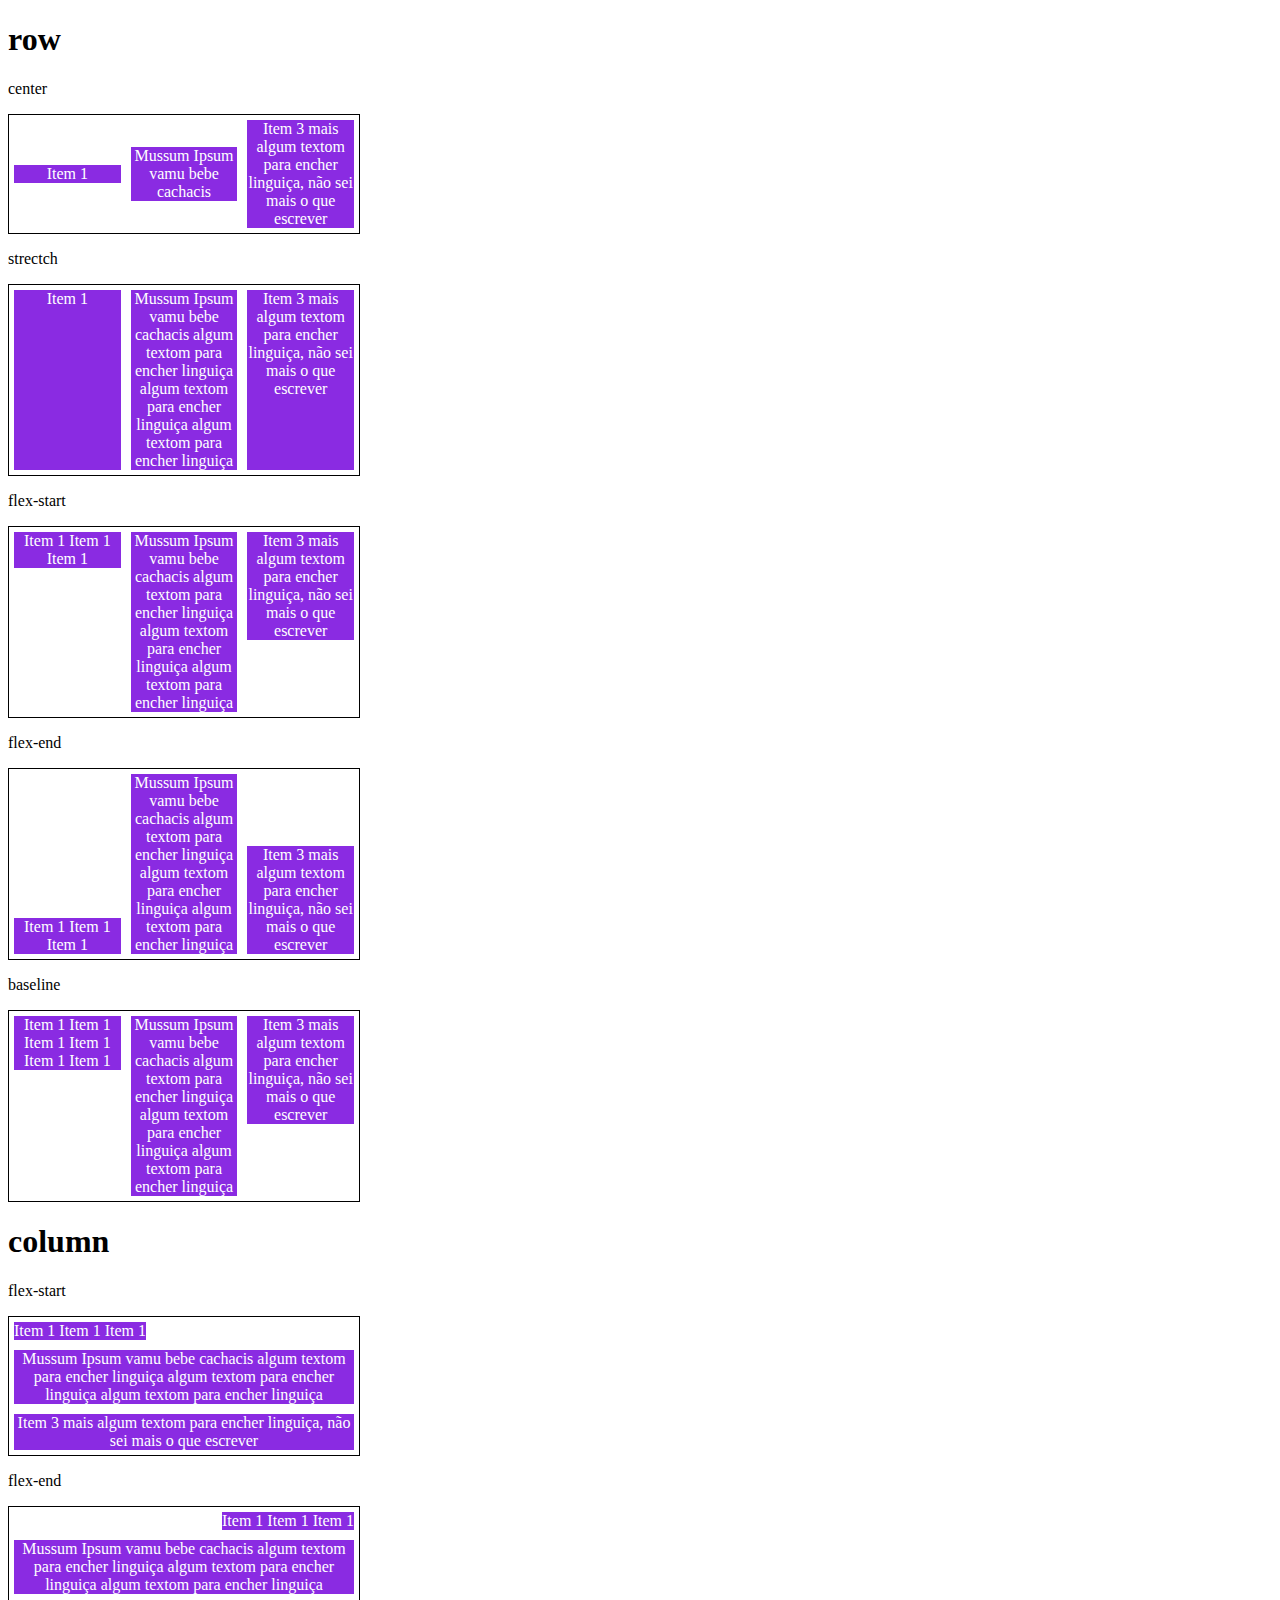
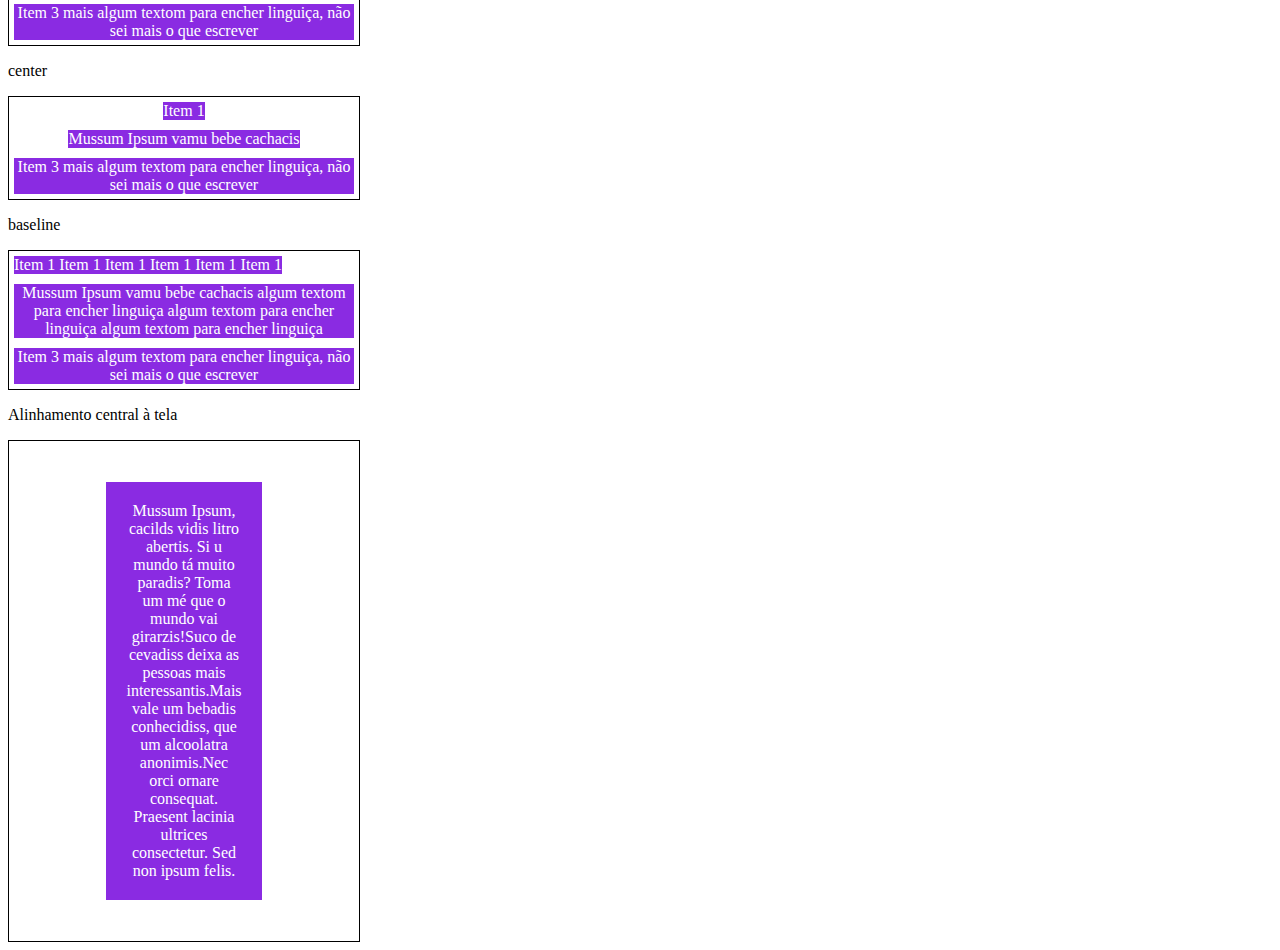
<file: posicionando-elementos-com-flexbox-em-css/5-align-itens.html>
<!DOCTYPE html>
<html lang="en">
<head>
    <meta charset="UTF-8">
    <meta http-equiv="X-UA-Compatible" content="IE=edge">
    <meta name="viewport" content="width=device-width, initial-scale=1.0">
    <title>Fundamentos - align itens</title>

    <style>
        .container{
            max-width: 350px;
            border: 1px solid black;
            display: flex;
        }

        .item{
            background-color: blueviolet;
            margin: 5px;
            color: white;
            text-align: center;
            flex: 1;
        }

        .center{
            align-items: center;
        }

        .strectch{
            align-items: stretch;
        }

        .start{
            align-items: flex-start;
        }

        .end{
            align-items: flex-end;
        }

        .baseline{
            align-items: baseline;
        }

        .column{
            flex-direction: column;
        }

        .central{
            height: 500px;
            justify-content: center;
        }

        .central .item{
            flex: 0;
            padding: 20px;
        }

    </style>
</head>
<body>
    <h1>row</h1>
    <p>center</p>
    <section class="container center">
        <div class="item">Item 1</div>
        <div class="item">Mussum Ipsum vamu bebe cachacis</div>
        <div class="item">Item 3 mais algum textom para encher linguiça, não sei mais o que escrever</div>
    </section>

    <p>strectch</p>
    <section class="container strectch">
        <div class="item">Item 1</div>
        <div class="item">Mussum Ipsum vamu bebe cachacis algum textom para encher linguiça algum textom para encher linguiça algum textom para encher linguiça</div>
        <div class="item">Item 3 mais algum textom para encher linguiça, não sei mais o que escrever</div>
    </section>

    <p>flex-start</p>
    <section class="container start">
        <div class="item">Item 1 Item 1 Item 1</div>
        <div class="item">Mussum Ipsum vamu bebe cachacis algum textom para encher linguiça algum textom para encher linguiça algum textom para encher linguiça</div>
        <div class="item">Item 3 mais algum textom para encher linguiça, não sei mais o que escrever</div>
    </section>

    <p>flex-end</p>
    <section class="container end">
        <div class="item">Item 1 Item 1 Item 1</div>
        <div class="item">Mussum Ipsum vamu bebe cachacis algum textom para encher linguiça algum textom para encher linguiça algum textom para encher linguiça</div>
        <div class="item">Item 3 mais algum textom para encher linguiça, não sei mais o que escrever</div>
    </section>

    <p>baseline</p>
    <section class="container baseline">
        <div class="item">Item 1 Item 1 Item 1 Item 1 Item 1 Item 1</div>
        <div class="item">Mussum Ipsum vamu bebe cachacis algum textom para encher linguiça algum textom para encher linguiça algum textom para encher linguiça</div>
        <div class="item">Item 3 mais algum textom para encher linguiça, não sei mais o que escrever</div>
    </section>

    <h1>column</h1>
    <p>flex-start</p>
    <section class="container start column">
        <div class="item">Item 1 Item 1 Item 1</div>
        <div class="item">Mussum Ipsum vamu bebe cachacis algum textom para encher linguiça algum textom para encher linguiça algum textom para encher linguiça</div>
        <div class="item">Item 3 mais algum textom para encher linguiça, não sei mais o que escrever</div>
    </section>

    <p>flex-end</p>
    <section class="container end column">
        <div class="item">Item 1 Item 1 Item 1</div>
        <div class="item">Mussum Ipsum vamu bebe cachacis algum textom para encher linguiça algum textom para encher linguiça algum textom para encher linguiça</div>
        <div class="item">Item 3 mais algum textom para encher linguiça, não sei mais o que escrever</div>
    </section>

    <p>center</p>
    <section class="container center column">
        <div class="item">Item 1</div>
        <div class="item">Mussum Ipsum vamu bebe cachacis</div>
        <div class="item">Item 3 mais algum textom para encher linguiça, não sei mais o que escrever</div>
    </section>

    <p>baseline</p>
    <section class="container baseline column">
        <div class="item">Item 1 Item 1 Item 1 Item 1 Item 1 Item 1</div>
        <div class="item">Mussum Ipsum vamu bebe cachacis algum textom para encher linguiça algum textom para encher linguiça algum textom para encher linguiça</div>
        <div class="item">Item 3 mais algum textom para encher linguiça, não sei mais o que escrever</div>
    </section>

    <p>Alinhamento central à tela</p>
    <section class="container central center">
        <div class="item">Mussum Ipsum, cacilds vidis litro abertis. Si u mundo tá muito paradis? Toma um mé que o mundo vai girarzis!Suco de cevadiss deixa as pessoas mais interessantis.Mais vale um bebadis conhecidiss, que um alcoolatra anonimis.Nec orci ornare consequat. Praesent lacinia ultrices consectetur. Sed non ipsum felis.</div>
    </section>
</body>
</html>
</file>
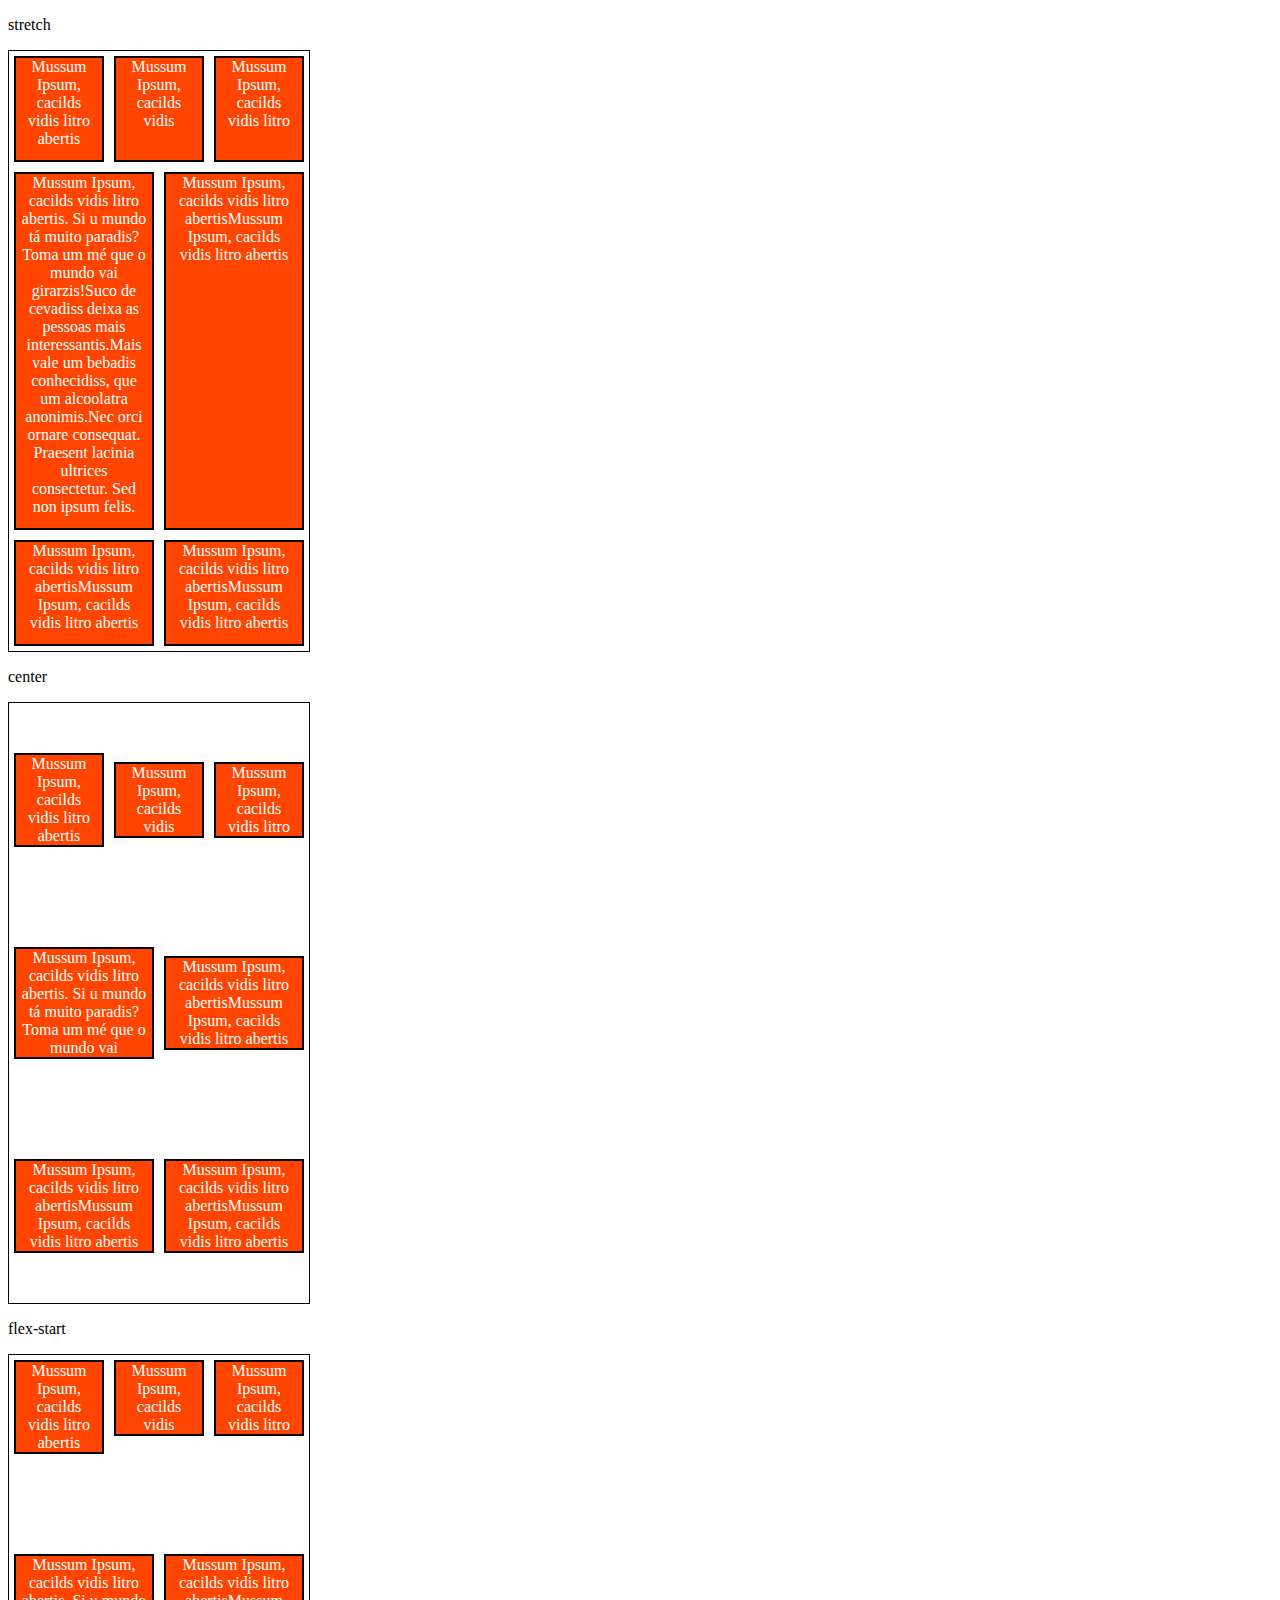
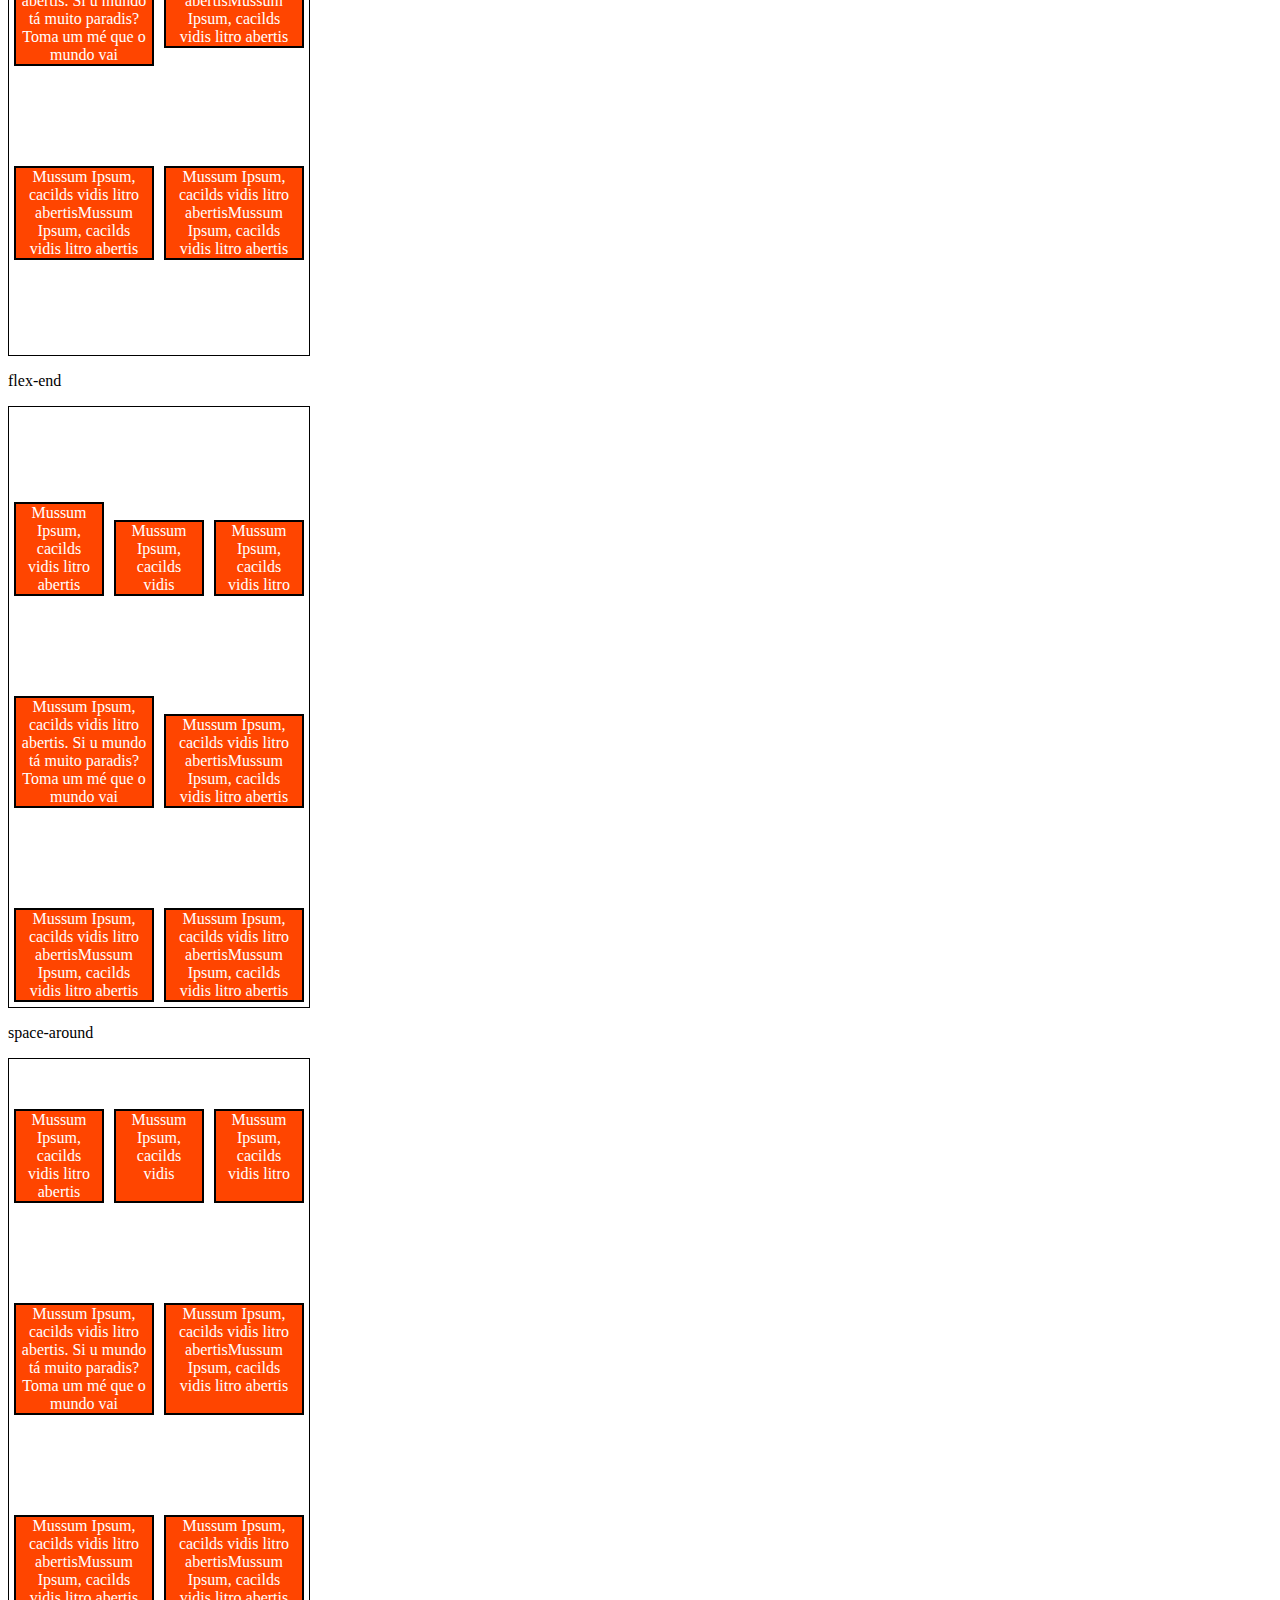
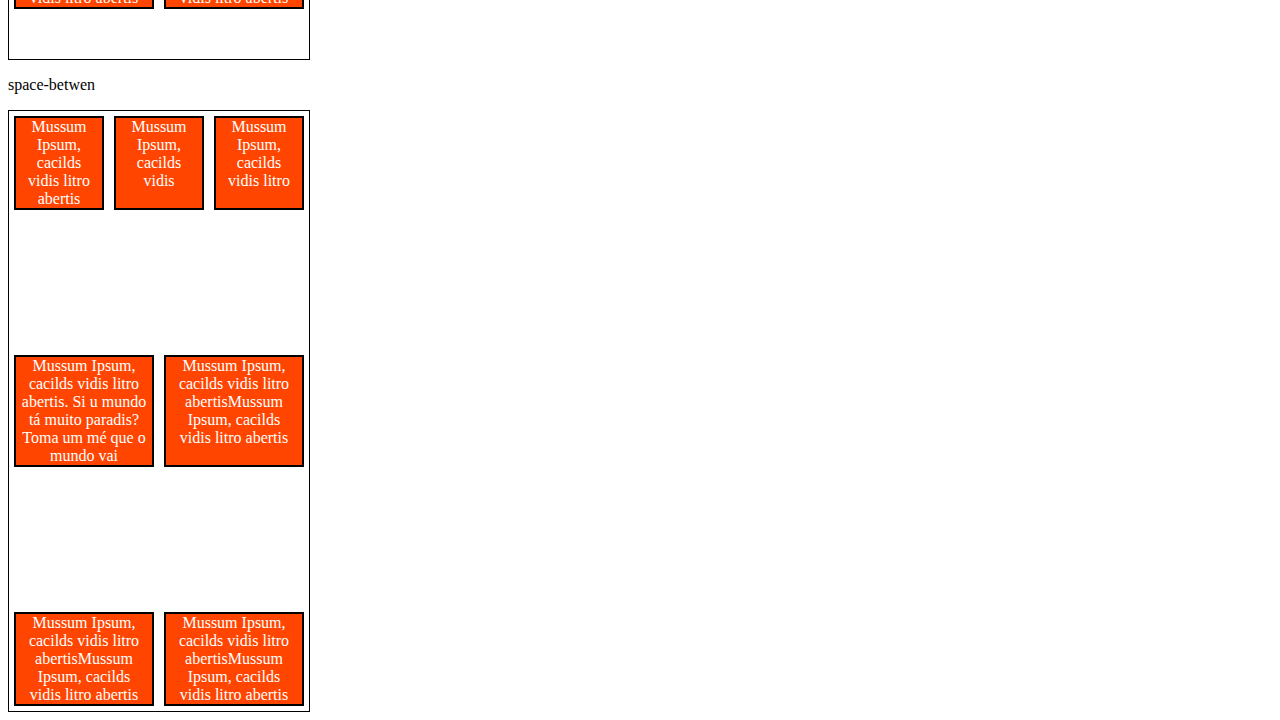
<file: posicionando-elementos-com-flexbox-em-css/6-align-content.html>
<!DOCTYPE html>
<html lang="en">
<head>
    <meta charset="UTF-8">
    <meta http-equiv="X-UA-Compatible" content="IE=edge">
    <meta name="viewport" content="width=device-width, initial-scale=1.0">
    <title>Fundamentos - align content</title>
    <style>
        .container{
            height: 600px;
            max-width: 300px;
            display: flex;
            flex-wrap: wrap;
            border: 1px solid black;
        }

        .item{
            background-color: orangered;
            padding: 0 5px;
            margin: 5px;
            flex: 1;
            text-align: center;
            color: white;
            border: 2px solid black;
        }

        .stretch{
            align-items: stretch;
        }

        .center{
            align-items: center;
        }

        .flex-start{
            align-items: flex-start;
        }

        .flex-end{
            align-items: flex-end;
        }

        .space-around{
            align-content:space-around ;
        }

        .space-betwen{
            align-content: space-between;
        }
    </style>
</head>
<body>
    <p>stretch</p>
    <div class="container stretch">
        <div class="item">Mussum Ipsum, cacilds vidis litro abertis</div>
        <div class="item">Mussum Ipsum, cacilds vidis</div>
        <div class="item">Mussum Ipsum, cacilds vidis litro</div>
        <div class="item">Mussum Ipsum, cacilds vidis litro abertis. Si u mundo tá muito paradis? Toma um mé que o mundo vai girarzis!Suco de cevadiss deixa as pessoas mais interessantis.Mais vale um bebadis conhecidiss, que um alcoolatra anonimis.Nec orci ornare consequat. Praesent lacinia ultrices consectetur. Sed non ipsum felis.</div>
        <div class="item">Mussum Ipsum, cacilds vidis litro abertisMussum Ipsum, cacilds vidis litro abertis</div>
        <div class="item">Mussum Ipsum, cacilds vidis litro abertisMussum Ipsum, cacilds vidis litro abertis</div>
        <div class="item">Mussum Ipsum, cacilds vidis litro abertisMussum Ipsum, cacilds vidis litro abertis</div>
    </div>

    <p>center</p>
    <div class="container center">
        <div class="item">Mussum Ipsum, cacilds vidis litro abertis</div>
        <div class="item">Mussum Ipsum, cacilds vidis</div>
        <div class="item">Mussum Ipsum, cacilds vidis litro</div>
        <div class="item">Mussum Ipsum, cacilds vidis litro abertis. Si u mundo tá muito paradis? Toma um mé que o mundo vai </div>
        <div class="item">Mussum Ipsum, cacilds vidis litro abertisMussum Ipsum, cacilds vidis litro abertis</div>
        <div class="item">Mussum Ipsum, cacilds vidis litro abertisMussum Ipsum, cacilds vidis litro abertis</div>
        <div class="item">Mussum Ipsum, cacilds vidis litro abertisMussum Ipsum, cacilds vidis litro abertis</div>
    </div>

    <p>flex-start</p>
    <div class="container flex-start">
        <div class="item">Mussum Ipsum, cacilds vidis litro abertis</div>
        <div class="item">Mussum Ipsum, cacilds vidis</div>
        <div class="item">Mussum Ipsum, cacilds vidis litro</div>
        <div class="item">Mussum Ipsum, cacilds vidis litro abertis. Si u mundo tá muito paradis? Toma um mé que o mundo vai </div>
        <div class="item">Mussum Ipsum, cacilds vidis litro abertisMussum Ipsum, cacilds vidis litro abertis</div>
        <div class="item">Mussum Ipsum, cacilds vidis litro abertisMussum Ipsum, cacilds vidis litro abertis</div>
        <div class="item">Mussum Ipsum, cacilds vidis litro abertisMussum Ipsum, cacilds vidis litro abertis</div>
    </div>

    <p>flex-end</p>
    <div class="container flex-end">
        <div class="item">Mussum Ipsum, cacilds vidis litro abertis</div>
        <div class="item">Mussum Ipsum, cacilds vidis</div>
        <div class="item">Mussum Ipsum, cacilds vidis litro</div>
        <div class="item">Mussum Ipsum, cacilds vidis litro abertis. Si u mundo tá muito paradis? Toma um mé que o mundo vai </div>
        <div class="item">Mussum Ipsum, cacilds vidis litro abertisMussum Ipsum, cacilds vidis litro abertis</div>
        <div class="item">Mussum Ipsum, cacilds vidis litro abertisMussum Ipsum, cacilds vidis litro abertis</div>
        <div class="item">Mussum Ipsum, cacilds vidis litro abertisMussum Ipsum, cacilds vidis litro abertis</div>
    </div>

    <p>space-around</p>
    <div class="container space-around">
        <div class="item">Mussum Ipsum, cacilds vidis litro abertis</div>
        <div class="item">Mussum Ipsum, cacilds vidis</div>
        <div class="item">Mussum Ipsum, cacilds vidis litro</div>
        <div class="item">Mussum Ipsum, cacilds vidis litro abertis. Si u mundo tá muito paradis? Toma um mé que o mundo vai </div>
        <div class="item">Mussum Ipsum, cacilds vidis litro abertisMussum Ipsum, cacilds vidis litro abertis</div>
        <div class="item">Mussum Ipsum, cacilds vidis litro abertisMussum Ipsum, cacilds vidis litro abertis</div>
        <div class="item">Mussum Ipsum, cacilds vidis litro abertisMussum Ipsum, cacilds vidis litro abertis</div>
    </div>

    <p>space-betwen</p>
    <div class="container space-betwen">
        <div class="item">Mussum Ipsum, cacilds vidis litro abertis</div>
        <div class="item">Mussum Ipsum, cacilds vidis</div>
        <div class="item">Mussum Ipsum, cacilds vidis litro</div>
        <div class="item">Mussum Ipsum, cacilds vidis litro abertis. Si u mundo tá muito paradis? Toma um mé que o mundo vai </div>
        <div class="item">Mussum Ipsum, cacilds vidis litro abertisMussum Ipsum, cacilds vidis litro abertis</div>
        <div class="item">Mussum Ipsum, cacilds vidis litro abertisMussum Ipsum, cacilds vidis litro abertis</div>
        <div class="item">Mussum Ipsum, cacilds vidis litro abertisMussum Ipsum, cacilds vidis litro abertis</div>
    </div>
</body>
</html>
</file>
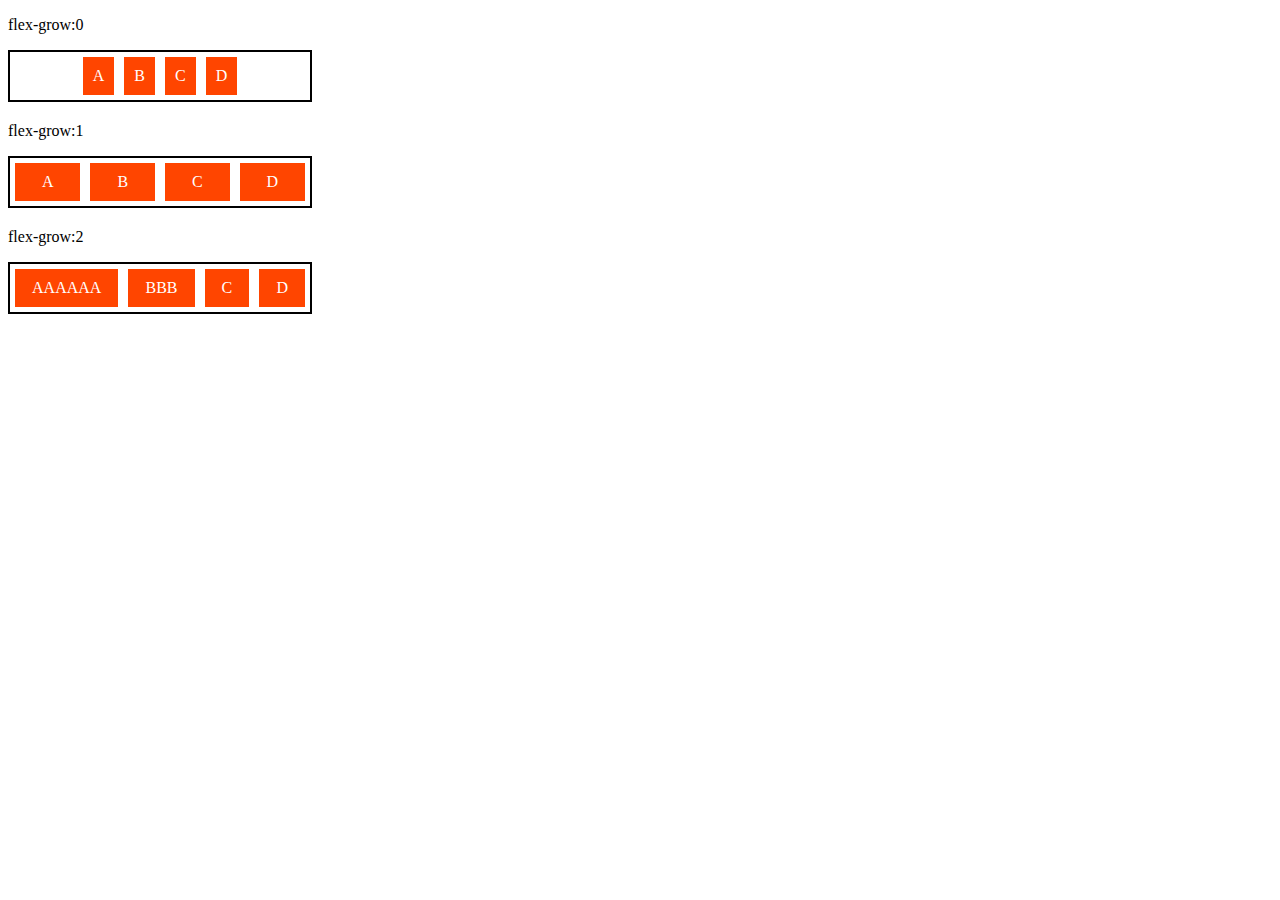
<file: posicionando-elementos-com-flexbox-em-css/7-flex-grow.html>
<!DOCTYPE html>
<html lang="en">
<head>
    <meta charset="UTF-8">
    <meta http-equiv="X-UA-Compatible" content="IE=edge">
    <meta name="viewport" content="width=device-width, initial-scale=1.0">
    <title>Fundamentos - flex grow</title>
    <style>
        .flex-container{
            display: flex;
            border: 2px solid black;
            max-width: 300px;
            margin-bottom: 20px;
            justify-content: center;
        }

        .item{
            background-color: orangered;
            margin: 5px;
            padding: 10px;
            text-align: center;
            color: white;
        }

        .fg-0{
            flex-grow: 0;
        }

        .fg-1{
            flex-grow: 1;
        }

        .fg-2{
            flex-grow: 2;
        }

        .fg-3{
            flex-grow: 3;
        }
    </style>
</head>
<body>
    <p>flex-grow:0</p>
    <div class="flex-container">
        <div class="item fg-0">A</div>
        <div class="item fg-0">B</div>
        <div class="item fg-0">C</div>
        <div class="item fg-0">D</div>
    </div>

    <p>flex-grow:1</p>
    <div class="flex-container">
        <div class="item fg-1">A</div>
        <div class="item fg-1">B</div>
        <div class="item fg-1">C</div>
        <div class="item fg-1">D</div>
    </div>

    <p>flex-grow:2</p>
    <div class="flex-container">
        <div class="item fg-2">AAAAAA</div>
        <div class="item fg-2">BBB</div>
        <div class="item fg-2">C</div>
        <div class="item fg-2">D</div>
    </div>
</body>
</html>
</file>
<file: Introducao-a-criacao-de-websites-html5-css/style.css>
body {
    background: rgb(184, 180, 180);
    font-family: Verdana, Geneva, Tahoma, sans-serif;
    max-width: 900px;
    margin: auto;
}

.photo {
    border: 3px solid rgb(27, 26, 26);
    border-radius: 150px;
}

#title, .subtitle, .post_title {
    color: rgb(74, 74, 172);
}

#title {
    font-size: 40px;
    text-transform: uppercase;
}

a {
    text-decoration: none;
    color: rgb(46, 4, 70);
}

.post_title {
    font-size: 16px;
    font-style: italic;
    margin: 0;
    margin-bottom: 15px;
}

.post {
    background: #fff;
    padding: 15px;
    border: 3px solid rgb(37, 37, 37);
    margin-bottom: 15px;
    border-radius: 10px;
}

.post_content {
    margin: 0;
    margin-bottom: 15px;
    text-transform: capitalize;
    text-align: center;
}

.post_image {
    margin-bottom: 15px;
    width: 100%;
}

.contact_list {
    list-style-type: none;
    margin: 0;
    padding-left: 15px;
}

.contact_list li a {
   text-decoration: none;
}
</file>
<file: Introducao-ao-JavaScript/assets/css/style.css>
@import url('https://fonts.googleapis.com/css2?family=Open+Sans:wght@300;600&display=swap');

* {
    font-family: 'Open Sans', sans-serif;
}

body {
    display: flex;
    align-items: center;
    justify-content: center;
    flex-direction: column;
    background-color: rgb(94, 3, 3);
}

body h1{
    color: white;
}

body p{
    color: white;
}

body span{
    color: white;
}

button {
    height: 40px;
    width: 40px;
    border-radius: 50%;
    border: 2px solid rgb(82, 76, 76);
    background-color: rgb(247, 244, 244);
    color: rgb(14, 2, 2);
    font-size: 16pt;
    font-weight: 600;
    text-align: center;
}

#counter {
    display: flex;
}

#currentNumber {
    display: flex;
    align-items: center;
    margin: 0 20px;
    font-size: 16pt;
}
</file>
<file: Desafio-recriando-a-pagina-do-instagram/instagram-dio-master/style.css>
* {
    padding: 0; 
    margin: 0;
    box-sizing: border-box;
    text-decoration: none;
    font-family: sans-serif;
    font-size: 14px;
}

body {
    width: 100%;
    min-height: 100vh;
    background-color: rgb(243, 243, 243);
    margin: 0;
    padding: 0;
    display: flex;
    justify-content: center;
}

.instagram-wrapper {
    display: flex;
    align-items: center;
    justify-content: start;
    width: 60%;
    height: 100vh;
}

.instagram-phone {
    display: flex;
    align-items: center;
    justify-content: center;
    width: 50%;
}

.instagram-phone img {
    height: 50rem;
}

.instagram-continue {
    display: flex;
    align-items: center; /* horizontal */
    justify-content: space-around; /* vertical */
    flex-direction: column;
    width: 50%;
    min-height: 34rem;
}

.group {
    display: flex;
    justify-content: space-between;
    align-items: center;
    flex-direction: column;
    background-color: #ffffff;
    width: 100%;
    padding: 1.3rem 0;
    border: 1px solid lightgray;
}

.group:nth-child(1) {
    min-height: 19rem;
}

.instagram-logo {
    height: 3rem;
}

.profile-photo {
    display: flex;
    justify-content: center;
    align-items: center;
    border-radius: 50%;
    overflow: hidden;
}

.profile-photo img {
    height: 6rem;
}

.instagram-login {
    background-color: #0095f6;
    color: #ffffff;
    padding: 8px;
    border-radius: 4px;
}

.instagram-logout {
    color: #0095f6;
    margin-top: 1rem;
}

.not-account {
    color: rgb(160, 160, 160);
}

.link-blue {
    color: #0095f6;
}

.get-the-app {
    display: flex;
    flex-direction: column;
    align-items: center;
    justify-content: center;
    width: 100%;
    padding: 1.3rem 0;
}

.download {
    display: flex;
    width: 100%;
    justify-content: space-evenly;
    align-items: center;
    padding: 1rem;
}

.app-download {
    height: 3rem;
    width: 10rem;
    background-size: cover;
}

.app-download:nth-child(1) {
    background-image: url('./img/apple-button.png');
}

.app-download:nth-child(2) {
    background-image: url('./img/googleplay-button.png');
}

/* media queries */


@media (max-width: 1024px) {
    .instagram-wrapper {
        width: 90%;
    }
}

@media (max-width: 650px) {
    body {
        background-color: #ffffff;
    }

    .instagram-wrapper {
        width: 90%;
    }

    .instagram-phone {
        display: none;
    }

    .instagram-continue {
        width: 100%;
    }
    
    .group {
        border: 1px solid transparent;
    }
}
</file>
<file: posicionando-elementos-com-flexbox-em-css/flex-projeto/style.css>
*{
    margin: 0;
    padding: 0;
    font-family: 'Open Sans', sans-serif;
}

ul{
    list-style: none;
    margin: 0;
    padding: 0;
}

ul li a{
    text-decoration: none;
}

div img{
    display: block;
    width: 100%;
}

.flex-container{
    display: flex;
    max-width: 992px;
    margin: auto;
    width: 100%;
    min-width: 320px;
}

header{
    background-color: #122A57;
    height: 100px;
    display: flex;
    align-items: center;
    color: #fff;
}

header .list-itens{
    display: flex;
    max-width: 260px;
    width: 100%;
    justify-content: space-between;
    align-items: center;
}

.list-itens li a{
    color: #fff;
}

header .menu{
    justify-content: space-between;
}

.apresentacao{
    height: 70vh;
    align-items: center;
    justify-content: space-between;
}

.apresentacao .texto-apresentacao{
    min-height: 200px;
}

.texto-apresentacao h1{
    color: #122A57;
    font-size: 48px;
    margin-bottom: 10px;
}

.btn{
    background-color: #122A57;
    color: #fff;
    text-align: center;
    border-radius: 30px;
    width: 220px;
    display: block;
    text-decoration: none;
    height: 50px;
    line-height: 50px;
    margin-top: 10px;
    margin-bottom: 10px;
}

#quem-somos{
    flex-direction: row-reverse;
    align-items: center;
    justify-content: space-between;
}

#quem-somos h2{
    font-size: 32px;
    color: #122A57;
    display: flex;
    margin-bottom: 20px;
}

#quem-somos h2::before{
    content: "";
    height: 50px;
    width: 5px;
    margin-right: 5px;
    background-color: #122A57;
    position: relative;
}

#quem-somos p{
    margin-bottom: 10px;
    width: 90%;
}

#quem-somos img{
    min-width: 420px;
}

.container-externo{
    background-color: #122A57;
    width: 100%;
}

#servicos{
    flex-direction: column;
    padding: 100px 0;
    padding-top: 50px;
    padding-bottom: 100px;
}

#servicos h2{
    color: #fff;
    font-size: 32px;
    margin-bottom: 20px;
}

.list-servicos{
    display: flex;
    justify-content: space-between;
}

.list-servicos .item-servico{
    text-align: center;
}

.item-servico a{
    width: 220px;
    background-color: #fff;
    border-radius: 30px;
    height: 50px;
    text-align: center;
    margin-top: 20px;
    line-height: 50px;
    padding: 5px 10px;
    text-decoration: none;
    color: #122A57;
    font-size: 12px;
    font-weight: 700;
}

.item-servico p{
    font-weight: 700;
    font-size: 18px;
    color: #fff;
    margin-top: 20px;
}

.item-servico img{
    width: 80%;
    margin: auto;
}

#planos{
    flex-direction: column;
    min-height: 100vh;
    padding-top: 50px;
}

#planos h2{
    font-size: 32px;
}

.list-planos{
    display: flex;
    align-items: flex-end;
    justify-content: space-between;
}

.item-plano{
    flex: 1;
    border: 5px solid #122A57;
    margin-right: 20px;
    padding: 10px;
    max-width: 240px;
}

.item-plano .btn{
    margin: auto;
    margin-bottom: 20px;
}

.item-plano h3{
    font-size: 24px;
    display: flex;
    flex-direction: column;
    text-align: center;
    margin-top: 20px;
}

.item-plano h3::after{
    content: "";
    background-color: #122A57;
    width: 100%;
    height: 3px;
    margin-top: 20px;
    margin-bottom: 10px;
}

.item-plano ul{
    padding: 10px 20px;
    display: flex;
    flex-direction: column;
    margin-bottom: 10px;
}

.item-plano ul li{
    display: flex;
    flex-wrap: nowrap;
    align-items: center;
}

.item-plano ul li::before{
    content: "";
    width: 10px;
    height: 10px;
    background-color: #122A57;
    margin-right: 5px;
}

footer{
    background-color: #122A57;
    height: 70px;
    display: flex;
    align-items: center;
}

footer .footer{
    justify-content: space-between;
    color: #fff;
}

/*mobile*/
@media(max-width: 992px){
    .flex-container{
        flex-direction: column;
    }

    .apresentacao{
        flex-direction: column-reverse;
    }

    .apresentacao .texto-apresentacao{
        width: 100%;
    }

    #quem-somos{
        flex-direction: column-reverse;
    }

    #quem-somos img{
        min-width: 320px;
        margin: auto;
    }

    .list-servicos{
        flex-direction: column;
    }

    .item-servico img{
        width: 50%;
        margin: auto;
    }

    .list-planos{
        flex-direction: column;
        align-items: flex-start;
        margin-bottom: 20px;
    }

    .list-planos .item-plano{
        max-width: 90%;
        margin: auto;
        width: 100%;
        margin-bottom: 20px;
    }
}
</file>
